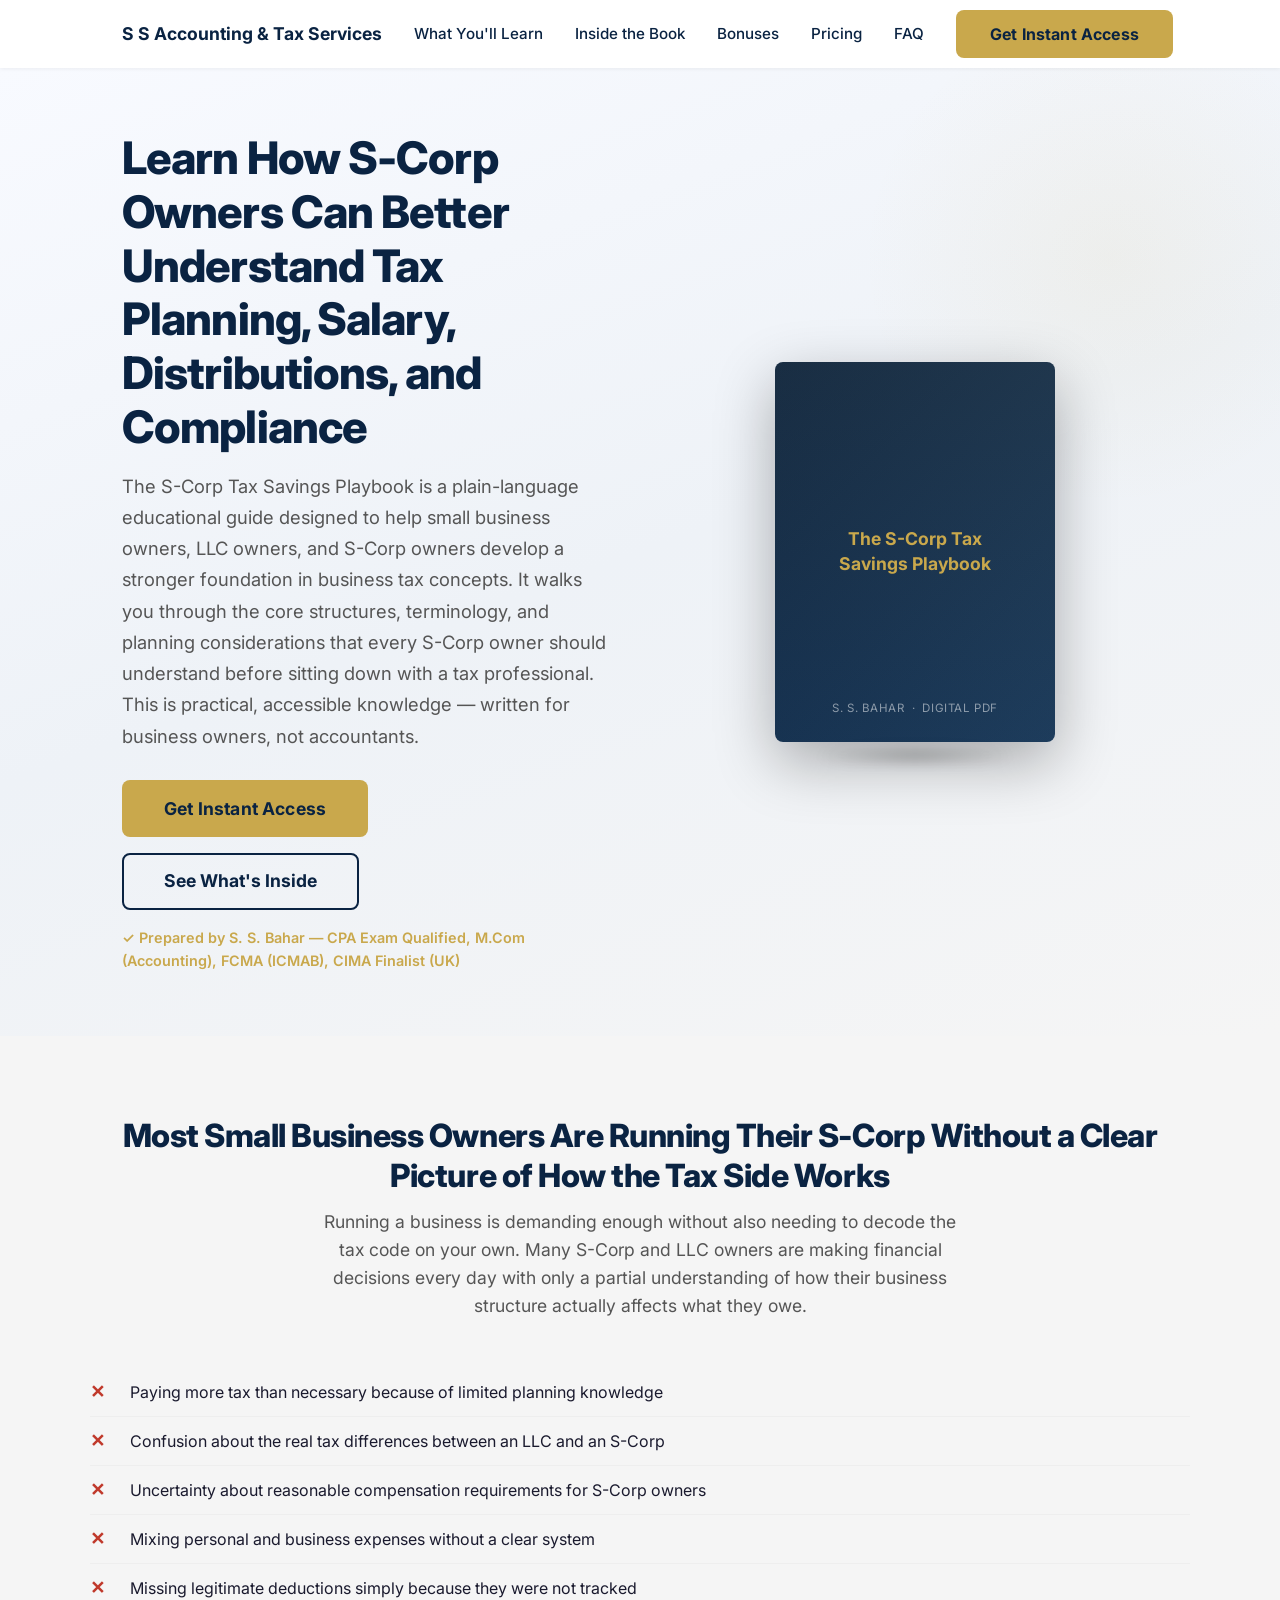
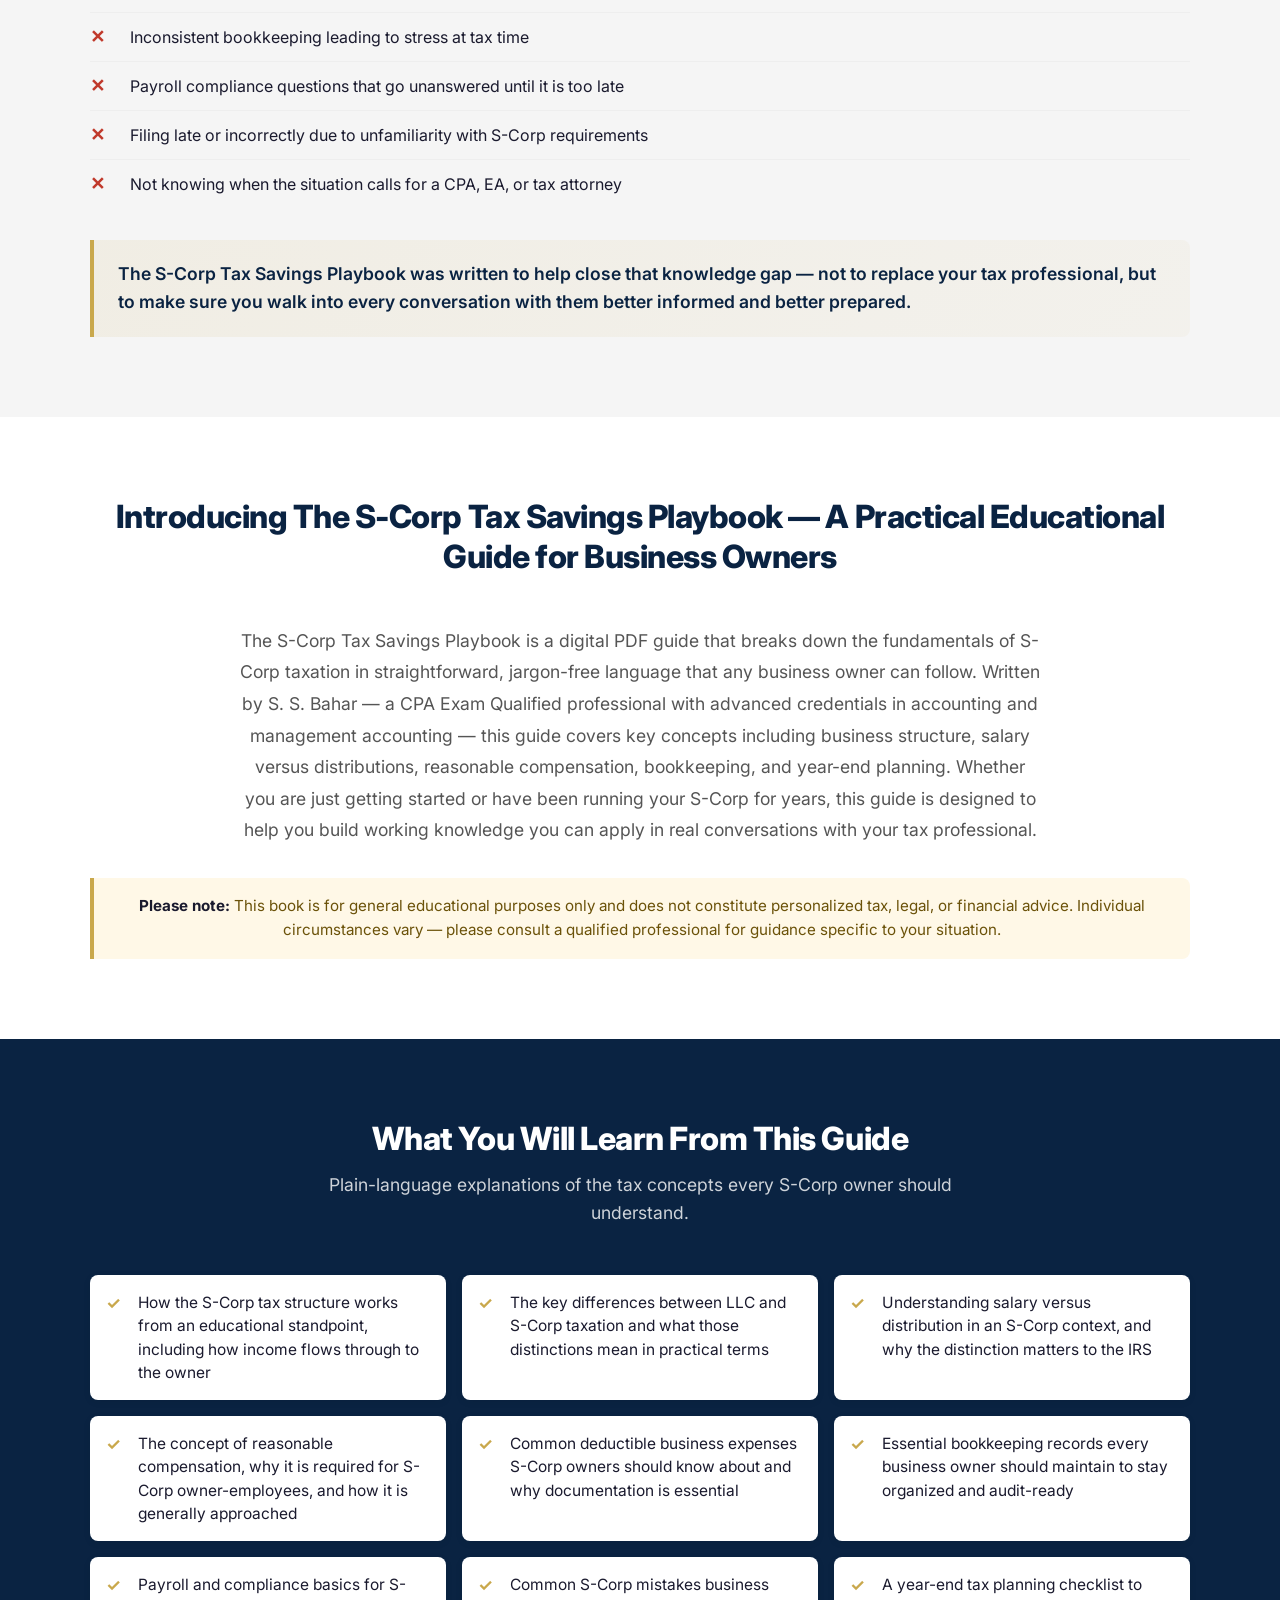
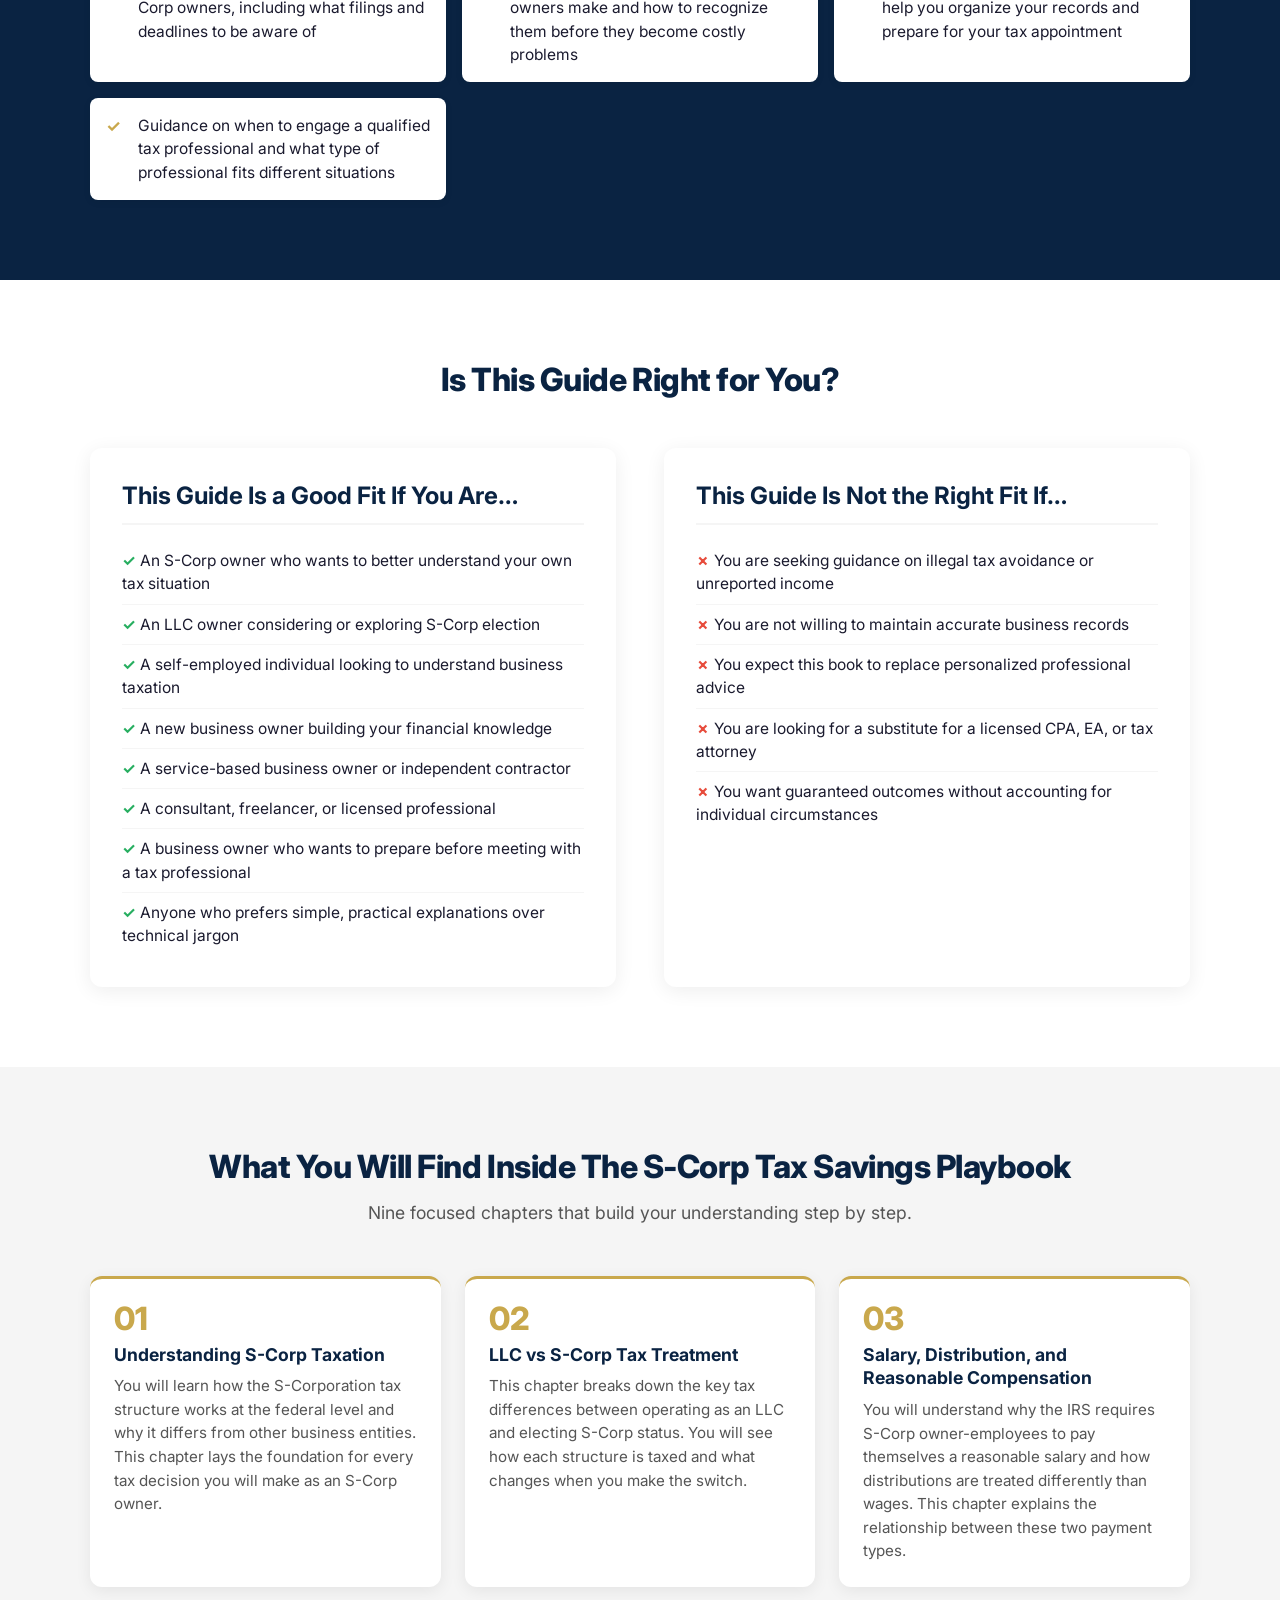
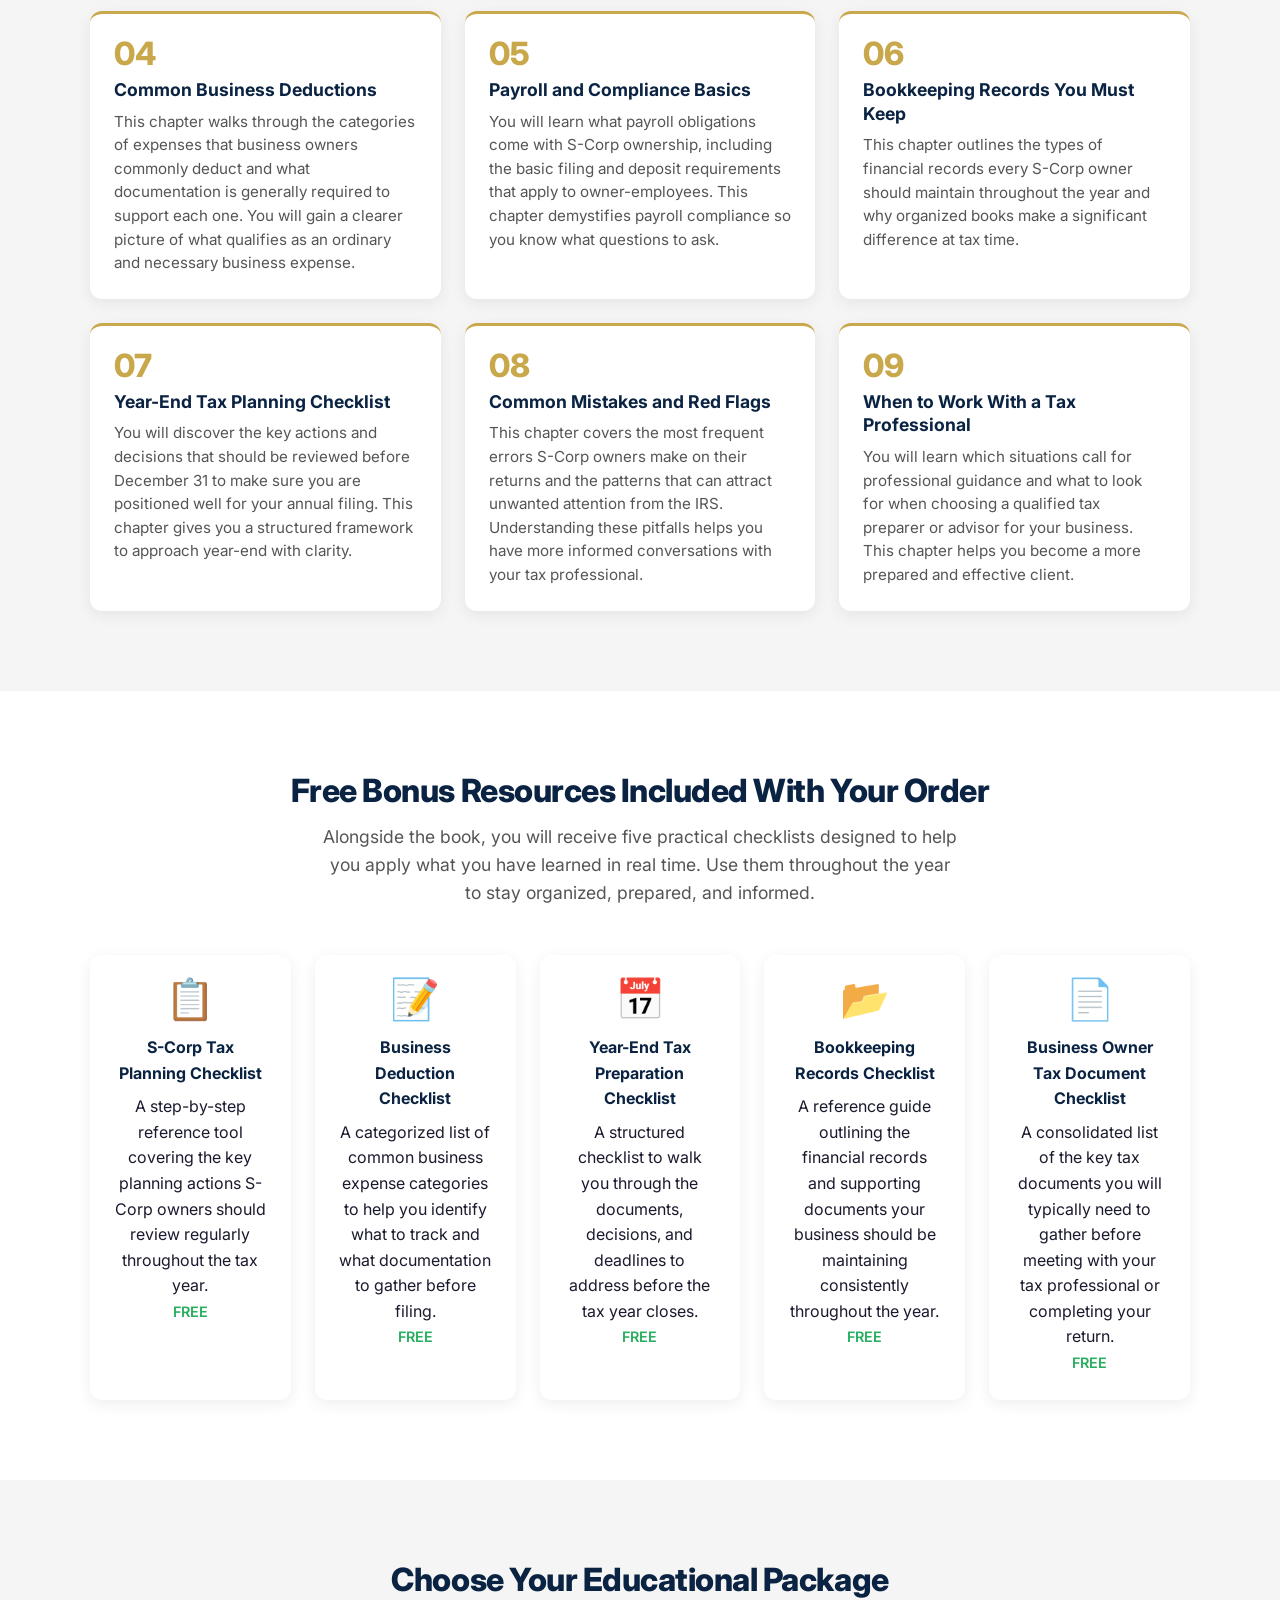
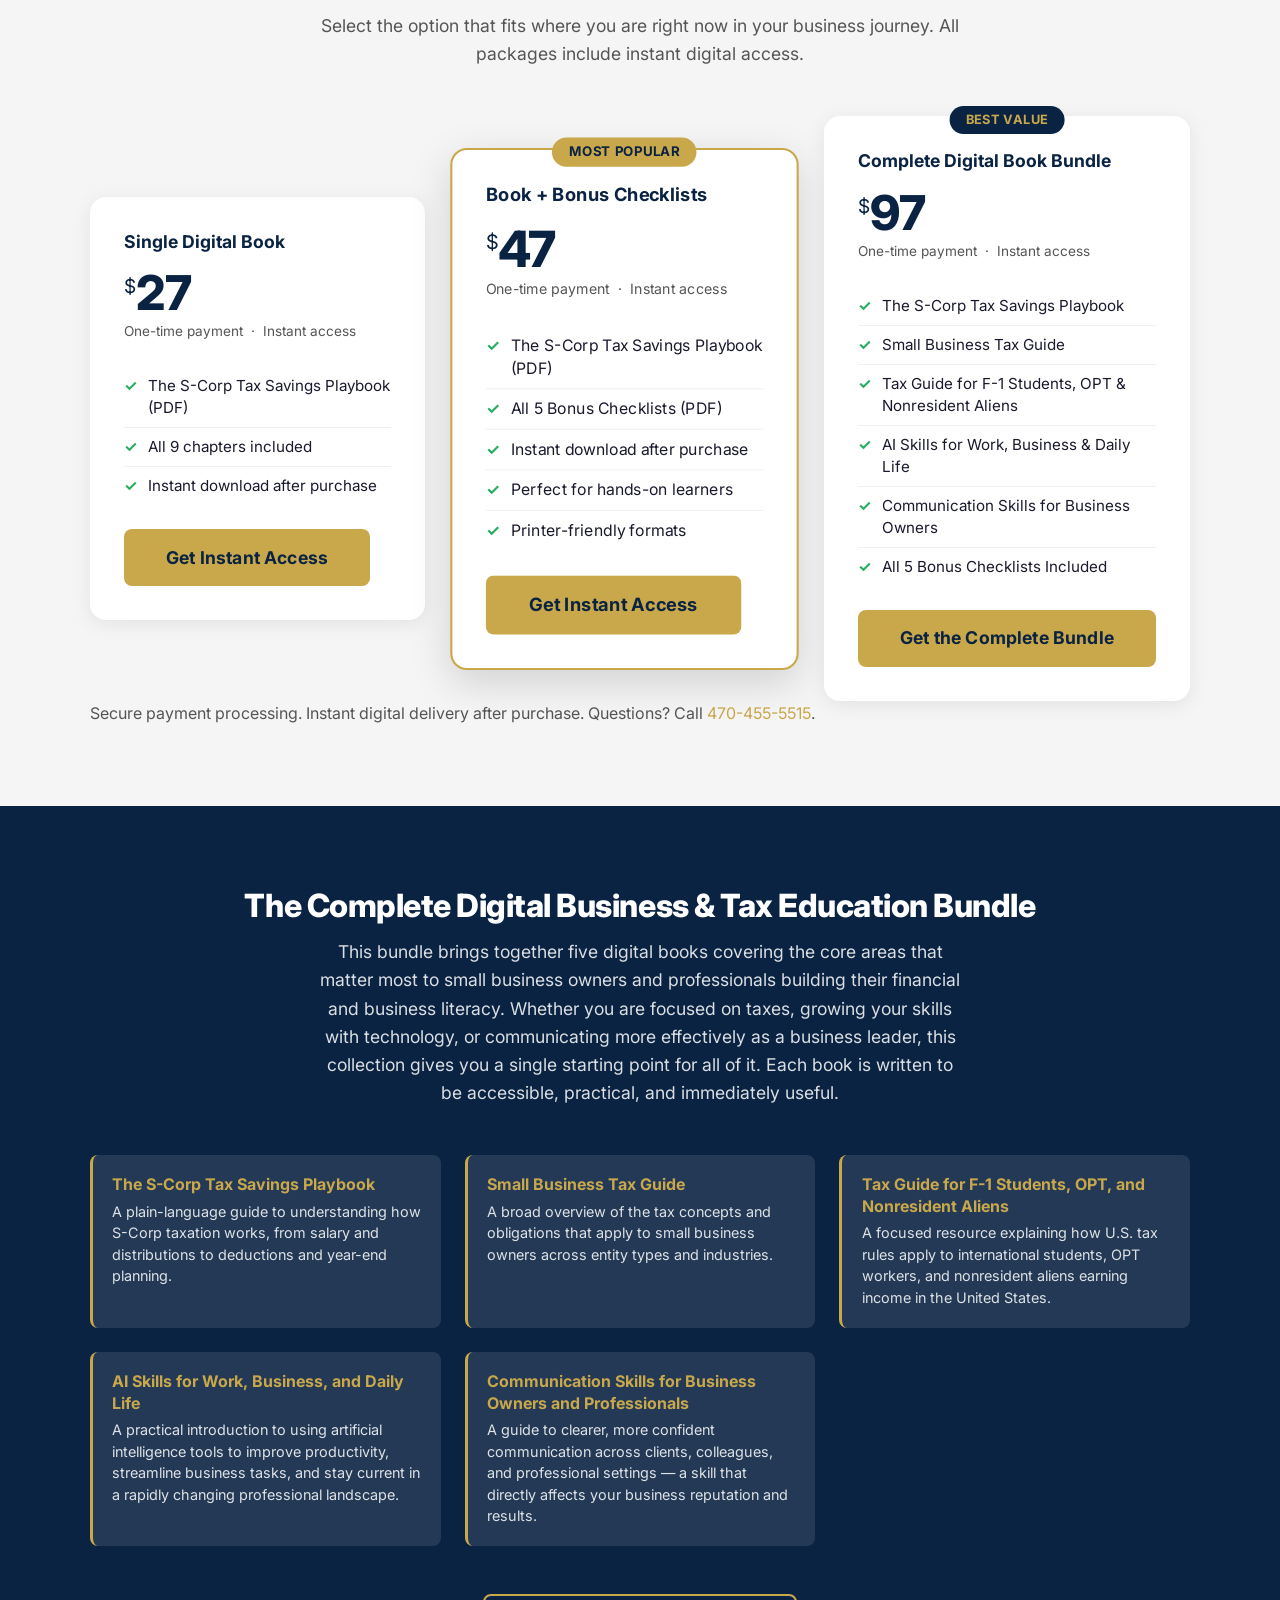
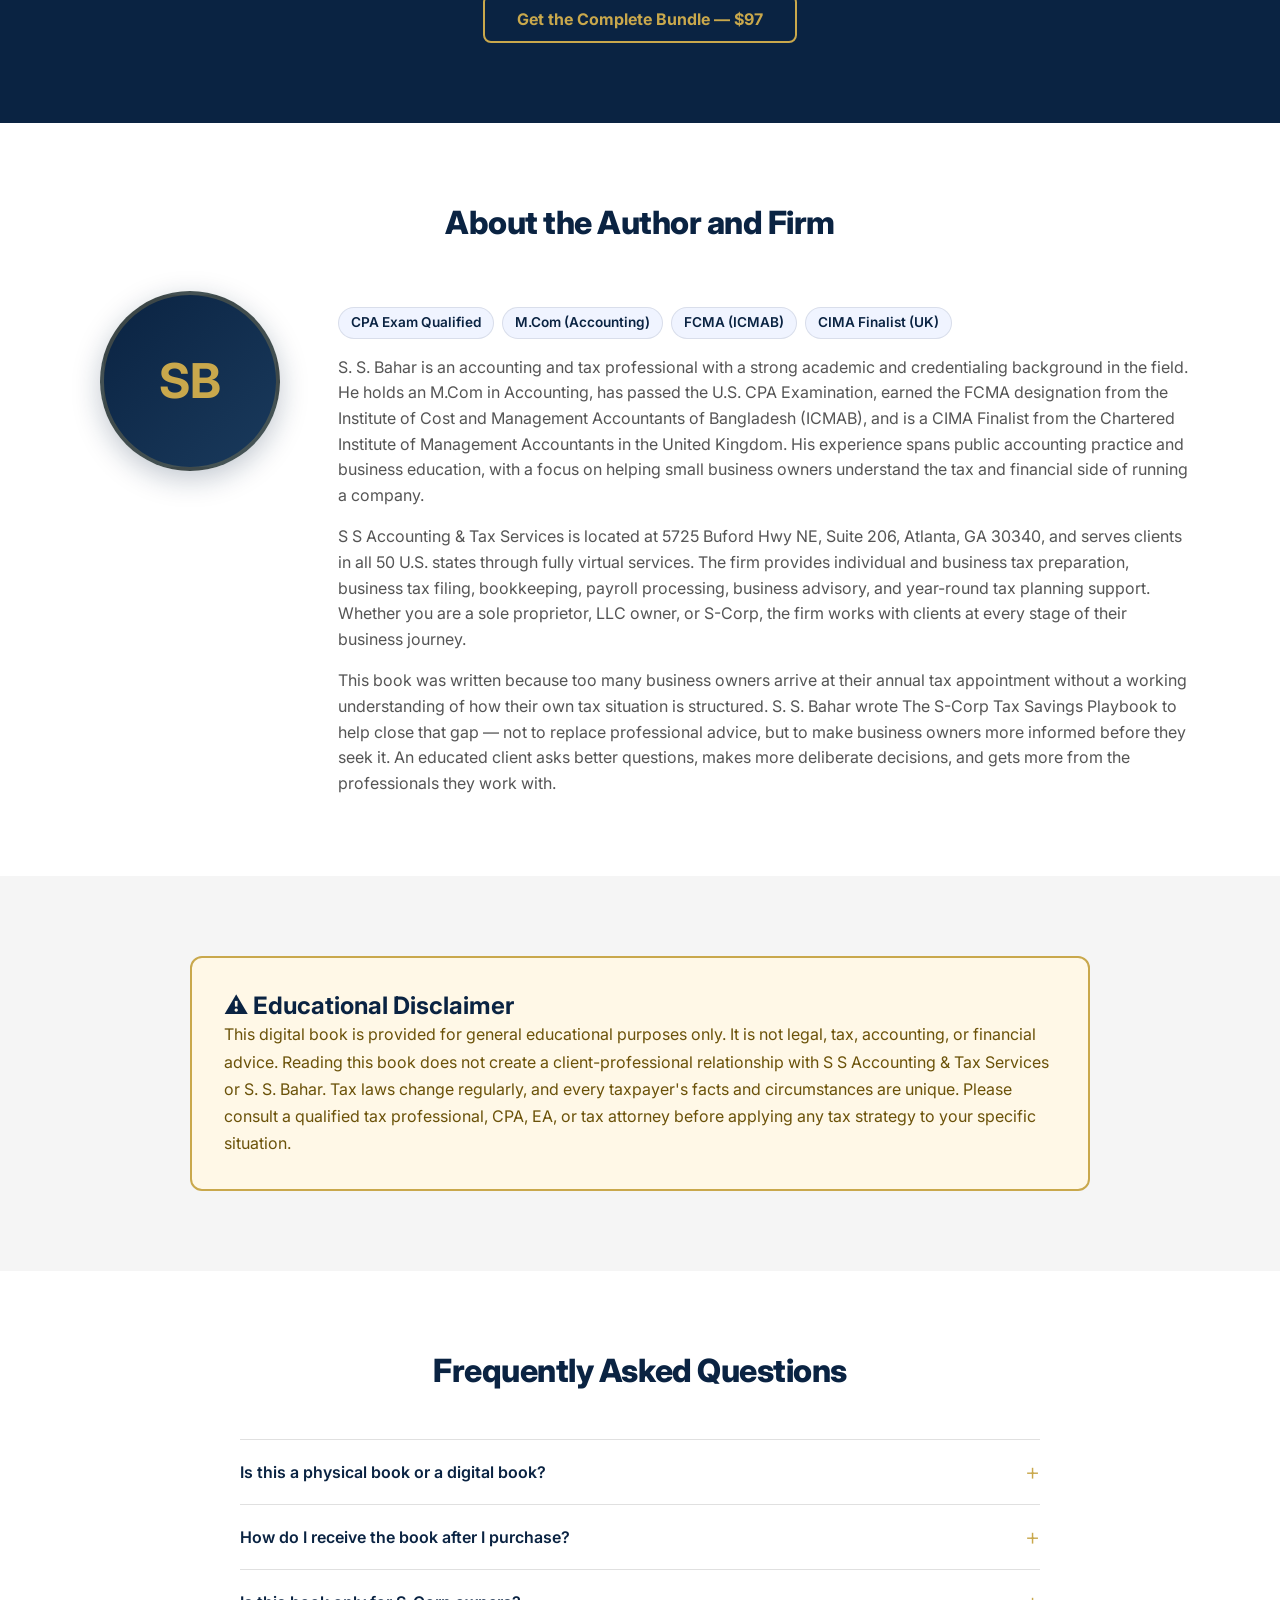
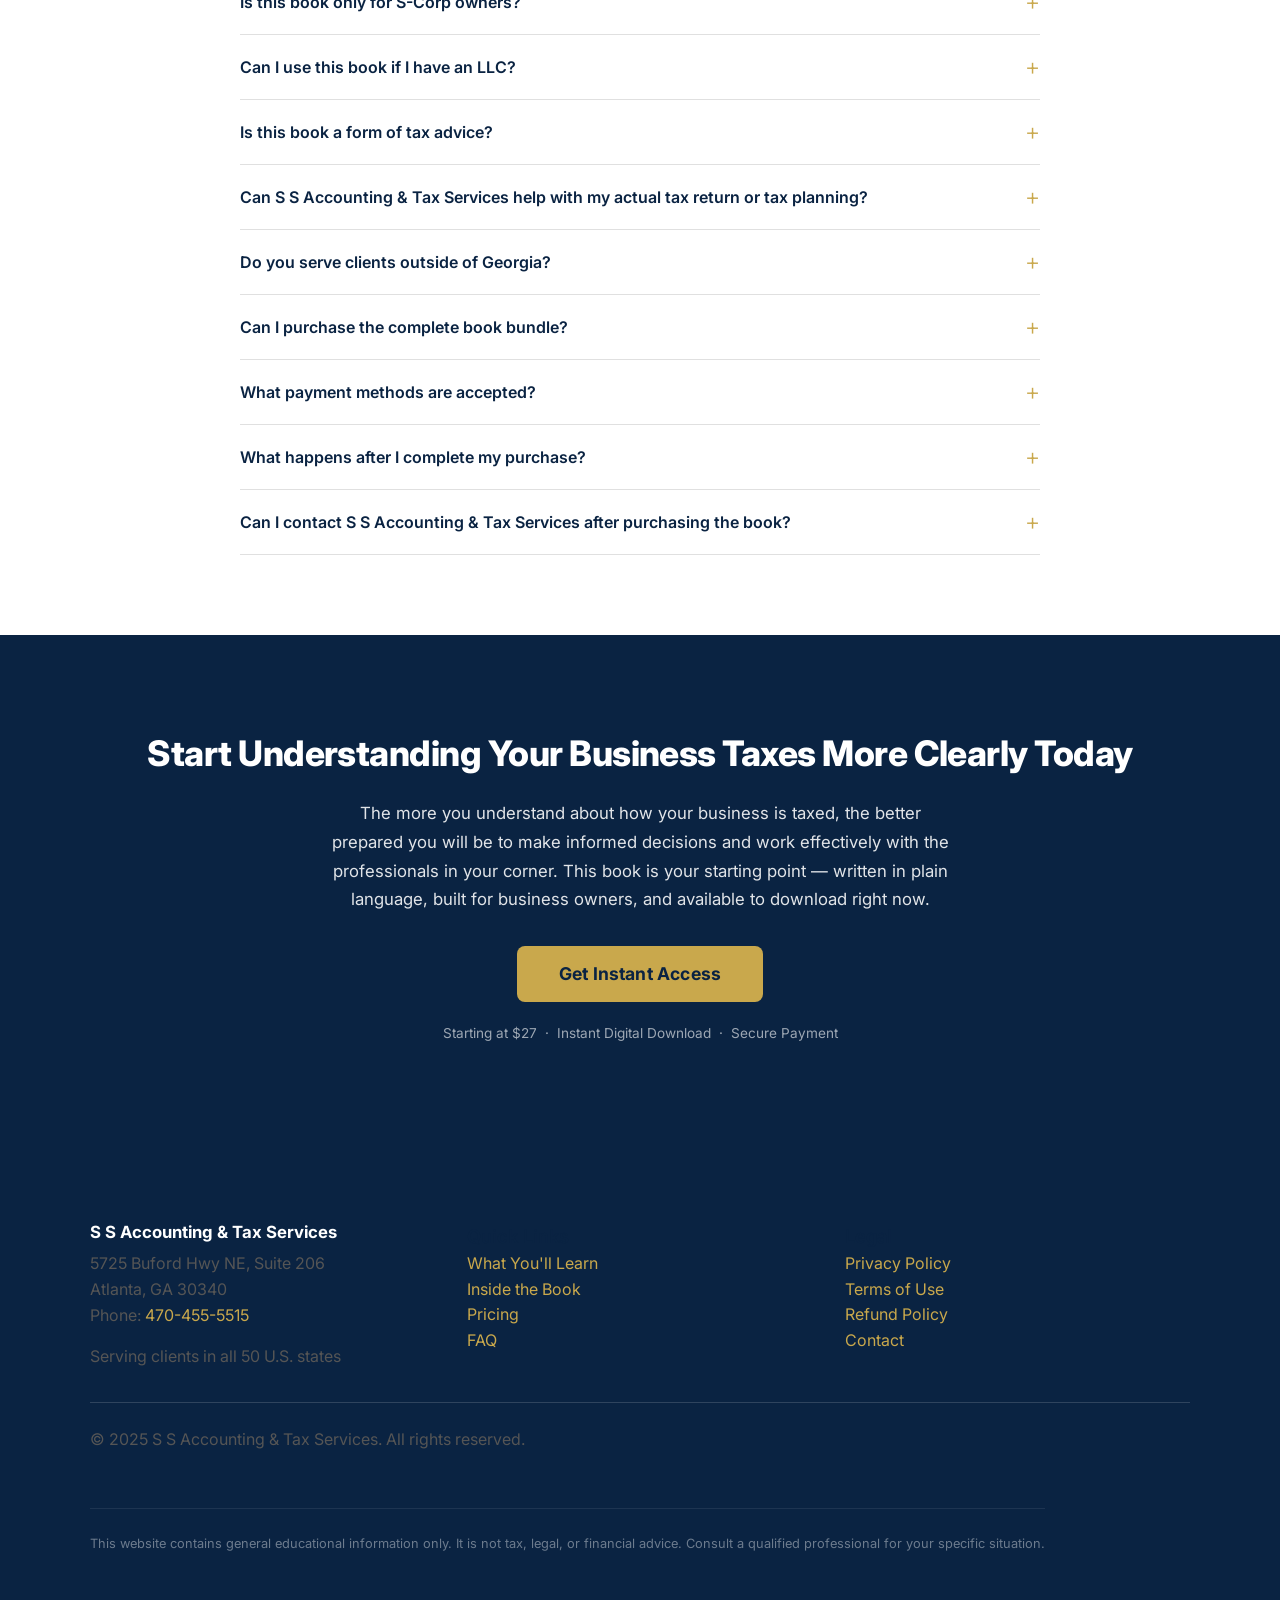
<file: index.html>
<!DOCTYPE html>
<html lang="en">
<head>
  <meta charset="UTF-8">
  <meta name="viewport" content="width=device-width, initial-scale=1.0">
  <title>The S-Corp Tax Savings Playbook | S S Accounting &amp; Tax Services</title>
  <meta name="description" content="Learn S-Corp tax planning, salary, distributions &amp; compliance. A plain-language guide for small business owners by S. S. Bahar, CPA Exam Qualified.">
  <meta property="og:title" content="The S-Corp Tax Savings Playbook | S S Accounting &amp; Tax Services">
  <meta property="og:description" content="Learn S-Corp tax planning, salary, distributions &amp; compliance. A plain-language guide for small business owners by S. S. Bahar, CPA Exam Qualified.">
  <meta property="og:image" content="assets/images/og-image.jpg">
  <meta property="og:url" content="https://YOURDOMAIN.COM">
  <meta property="og:type" content="product">
  <meta name="twitter:card" content="summary_large_image">
  <meta name="twitter:title" content="The S-Corp Tax Savings Playbook | S S Accounting &amp; Tax Services">
  <meta name="twitter:description" content="Learn S-Corp tax planning, salary, distributions &amp; compliance. A plain-language guide for small business owners by S. S. Bahar, CPA Exam Qualified.">
  <meta name="twitter:image" content="assets/images/og-image.jpg">
  <link rel="canonical" href="https://YOURDOMAIN.COM">
  <link rel="preconnect" href="https://fonts.googleapis.com">
  <link rel="preconnect" href="https://fonts.gstatic.com" crossorigin>
  <link href="https://fonts.googleapis.com/css2?family=Inter:wght@400;500;600;700;800&display=swap" rel="stylesheet">
  <link rel="stylesheet" href="styles.css">

  <!-- ============================================================
       FACEBOOK PIXEL CODE — REPLACE YOUR_PIXEL_ID in script.js
       ============================================================ -->
  <!-- The pixel base code and all fbq() events are managed in script.js -->
  <!-- Set CONFIG.pixelId = 'YOUR_15_DIGIT_PIXEL_ID' in script.js      -->

  <!-- ============================================================
       GOOGLE ANALYTICS 4 — REPLACE G-XXXXXXXXXX in script.js
       ============================================================ -->
  <!-- GA is loaded dynamically in script.js via CONFIG.gaId            -->
</head>
<body>

<header class="header" id="header">
  <div class="header-inner">
    <div class="logo">S S Accounting &amp; Tax Services</div>
    <nav id="mainNav">
      <ul>
        <li><a href="#learn">What You'll Learn</a></li>
        <li><a href="#inside">Inside the Book</a></li>
        <li><a href="#bonuses">Bonuses</a></li>
        <li><a href="#pricing">Pricing</a></li>
        <li><a href="#faq">FAQ</a></li>
      </ul>
    </nav>
    <a href="#pricing" class="btn-primary header-cta">Get Instant Access</a>
    <button class="hamburger" id="hamburger" aria-label="Toggle navigation" aria-expanded="false">
      <span></span><span></span><span></span>
    </button>
  </div>
</header>

<main>

  <!-- ═══════════════════════════════════════════════════════
       HERO
  ═══════════════════════════════════════════════════════ -->
  <section id="hero" class="hero fade-in-section">
    <div class="hero-inner">
      <div class="hero-content">
        <h1 class="hero-headline">Learn How S-Corp Owners Can Better Understand Tax Planning, Salary, Distributions, and Compliance</h1>
        <p class="hero-subheadline">The S-Corp Tax Savings Playbook is a plain-language educational guide designed to help small business owners, LLC owners, and S-Corp owners develop a stronger foundation in business tax concepts. It walks you through the core structures, terminology, and planning considerations that every S-Corp owner should understand before sitting down with a tax professional. This is practical, accessible knowledge — written for business owners, not accountants.</p>
        <div class="hero-cta-group">
          <a href="#pricing" class="btn-primary btn-large hero-cta" data-event="lead">Get Instant Access</a>
          <a href="#inside" class="btn-secondary btn-large">See What's Inside</a>
        </div>
        <p class="hero-trust">&#10003; Prepared by S. S. Bahar — CPA Exam Qualified, M.Com (Accounting), FCMA (ICMAB), CIMA Finalist (UK)</p>
      </div>
      <div class="hero-visual">
        <!-- REPLACE this div with an actual <img> once you have the cover art:
             <img src="assets/images/book-cover.jpg" alt="The S-Corp Tax Savings Playbook by S. S. Bahar"> -->
        <div class="hero-book-cover" aria-label="The S-Corp Tax Savings Playbook book cover placeholder">
          <div class="book-cover-label">S. S. Bahar &nbsp;·&nbsp; Digital PDF</div>
        </div>
        <div class="hero-book-shadow"></div>
      </div>
    </div>
  </section>

  <!-- ═══════════════════════════════════════════════════════
       PROBLEM
  ═══════════════════════════════════════════════════════ -->
  <section class="section section-gray fade-in-section">
    <div class="section-inner">
      <div class="section-header">
        <h2 class="section-title">Most Small Business Owners Are Running Their S-Corp Without a Clear Picture of How the Tax Side Works</h2>
        <p class="section-subtitle">Running a business is demanding enough without also needing to decode the tax code on your own. Many S-Corp and LLC owners are making financial decisions every day with only a partial understanding of how their business structure actually affects what they owe.</p>
      </div>
      <ul class="problem-list">
        <li>Paying more tax than necessary because of limited planning knowledge</li>
        <li>Confusion about the real tax differences between an LLC and an S-Corp</li>
        <li>Uncertainty about reasonable compensation requirements for S-Corp owners</li>
        <li>Mixing personal and business expenses without a clear system</li>
        <li>Missing legitimate deductions simply because they were not tracked</li>
        <li>Inconsistent bookkeeping leading to stress at tax time</li>
        <li>Payroll compliance questions that go unanswered until it is too late</li>
        <li>Filing late or incorrectly due to unfamiliarity with S-Corp requirements</li>
        <li>Not knowing when the situation calls for a CPA, EA, or tax attorney</li>
      </ul>
      <p class="problem-bridge">The S-Corp Tax Savings Playbook was written to help close that knowledge gap — not to replace your tax professional, but to make sure you walk into every conversation with them better informed and better prepared.</p>
    </div>
  </section>

  <!-- ═══════════════════════════════════════════════════════
       SOLUTION
  ═══════════════════════════════════════════════════════ -->
  <section class="section fade-in-section">
    <div class="section-inner text-center">
      <div class="section-header">
        <h2 class="section-title">Introducing The S-Corp Tax Savings Playbook — A Practical Educational Guide for Business Owners</h2>
      </div>
      <p class="solution-body">The S-Corp Tax Savings Playbook is a digital PDF guide that breaks down the fundamentals of S-Corp taxation in straightforward, jargon-free language that any business owner can follow. Written by S. S. Bahar — a CPA Exam Qualified professional with advanced credentials in accounting and management accounting — this guide covers key concepts including business structure, salary versus distributions, reasonable compensation, bookkeeping, and year-end planning. Whether you are just getting started or have been running your S-Corp for years, this guide is designed to help you build working knowledge you can apply in real conversations with your tax professional.</p>
      <div class="solution-disclaimer">
        <strong>Please note:</strong> This book is for general educational purposes only and does not constitute personalized tax, legal, or financial advice. Individual circumstances vary — please consult a qualified professional for guidance specific to your situation.
      </div>
    </div>
  </section>

  <!-- ═══════════════════════════════════════════════════════
       WHAT YOU WILL LEARN
  ═══════════════════════════════════════════════════════ -->
  <section id="learn" class="section section-navy fade-in-section">
    <div class="section-inner">
      <div class="section-header">
        <h2 class="section-title">What You Will Learn From This Guide</h2>
        <p class="section-subtitle" style="color:rgba(255,255,255,0.8)">Plain-language explanations of the tax concepts every S-Corp owner should understand.</p>
      </div>
      <ul class="learn-grid">
        <li>How the S-Corp tax structure works from an educational standpoint, including how income flows through to the owner</li>
        <li>The key differences between LLC and S-Corp taxation and what those distinctions mean in practical terms</li>
        <li>Understanding salary versus distribution in an S-Corp context, and why the distinction matters to the IRS</li>
        <li>The concept of reasonable compensation, why it is required for S-Corp owner-employees, and how it is generally approached</li>
        <li>Common deductible business expenses S-Corp owners should know about and why documentation is essential</li>
        <li>Essential bookkeeping records every business owner should maintain to stay organized and audit-ready</li>
        <li>Payroll and compliance basics for S-Corp owners, including what filings and deadlines to be aware of</li>
        <li>Common S-Corp mistakes business owners make and how to recognize them before they become costly problems</li>
        <li>A year-end tax planning checklist to help you organize your records and prepare for your tax appointment</li>
        <li>Guidance on when to engage a qualified tax professional and what type of professional fits different situations</li>
      </ul>
    </div>
  </section>

  <!-- ═══════════════════════════════════════════════════════
       WHO FOR / NOT FOR
  ═══════════════════════════════════════════════════════ -->
  <section class="section fade-in-section">
    <div class="section-inner">
      <div class="section-header">
        <h2 class="section-title">Is This Guide Right for You?</h2>
      </div>
      <div class="audience-section">
        <div class="audience-card">
          <h3>This Guide Is a Good Fit If You Are&hellip;</h3>
          <ul class="audience-list for">
            <li>An S-Corp owner who wants to better understand your own tax situation</li>
            <li>An LLC owner considering or exploring S-Corp election</li>
            <li>A self-employed individual looking to understand business taxation</li>
            <li>A new business owner building your financial knowledge</li>
            <li>A service-based business owner or independent contractor</li>
            <li>A consultant, freelancer, or licensed professional</li>
            <li>A business owner who wants to prepare before meeting with a tax professional</li>
            <li>Anyone who prefers simple, practical explanations over technical jargon</li>
          </ul>
        </div>
        <div class="audience-card">
          <h3>This Guide Is Not the Right Fit If&hellip;</h3>
          <ul class="audience-list not-for">
            <li>You are seeking guidance on illegal tax avoidance or unreported income</li>
            <li>You are not willing to maintain accurate business records</li>
            <li>You expect this book to replace personalized professional advice</li>
            <li>You are looking for a substitute for a licensed CPA, EA, or tax attorney</li>
            <li>You want guaranteed outcomes without accounting for individual circumstances</li>
          </ul>
        </div>
      </div>
    </div>
  </section>

  <!-- ═══════════════════════════════════════════════════════
       INSIDE THE BOOK / CHAPTERS
  ═══════════════════════════════════════════════════════ -->
  <section id="inside" class="section section-gray fade-in-section">
    <div class="section-inner">
      <div class="section-header">
        <h2 class="section-title">What You Will Find Inside The S-Corp Tax Savings Playbook</h2>
        <p class="section-subtitle">Nine focused chapters that build your understanding step by step.</p>
      </div>
      <div class="chapters-grid">
        <div class="chapter-card">
          <div class="chapter-number">01</div>
          <h3 class="chapter-title">Understanding S-Corp Taxation</h3>
          <p class="chapter-desc">You will learn how the S-Corporation tax structure works at the federal level and why it differs from other business entities. This chapter lays the foundation for every tax decision you will make as an S-Corp owner.</p>
        </div>
        <div class="chapter-card">
          <div class="chapter-number">02</div>
          <h3 class="chapter-title">LLC vs S-Corp Tax Treatment</h3>
          <p class="chapter-desc">This chapter breaks down the key tax differences between operating as an LLC and electing S-Corp status. You will see how each structure is taxed and what changes when you make the switch.</p>
        </div>
        <div class="chapter-card">
          <div class="chapter-number">03</div>
          <h3 class="chapter-title">Salary, Distribution, and Reasonable Compensation</h3>
          <p class="chapter-desc">You will understand why the IRS requires S-Corp owner-employees to pay themselves a reasonable salary and how distributions are treated differently than wages. This chapter explains the relationship between these two payment types.</p>
        </div>
        <div class="chapter-card">
          <div class="chapter-number">04</div>
          <h3 class="chapter-title">Common Business Deductions</h3>
          <p class="chapter-desc">This chapter walks through the categories of expenses that business owners commonly deduct and what documentation is generally required to support each one. You will gain a clearer picture of what qualifies as an ordinary and necessary business expense.</p>
        </div>
        <div class="chapter-card">
          <div class="chapter-number">05</div>
          <h3 class="chapter-title">Payroll and Compliance Basics</h3>
          <p class="chapter-desc">You will learn what payroll obligations come with S-Corp ownership, including the basic filing and deposit requirements that apply to owner-employees. This chapter demystifies payroll compliance so you know what questions to ask.</p>
        </div>
        <div class="chapter-card">
          <div class="chapter-number">06</div>
          <h3 class="chapter-title">Bookkeeping Records You Must Keep</h3>
          <p class="chapter-desc">This chapter outlines the types of financial records every S-Corp owner should maintain throughout the year and why organized books make a significant difference at tax time.</p>
        </div>
        <div class="chapter-card">
          <div class="chapter-number">07</div>
          <h3 class="chapter-title">Year-End Tax Planning Checklist</h3>
          <p class="chapter-desc">You will discover the key actions and decisions that should be reviewed before December 31 to make sure you are positioned well for your annual filing. This chapter gives you a structured framework to approach year-end with clarity.</p>
        </div>
        <div class="chapter-card">
          <div class="chapter-number">08</div>
          <h3 class="chapter-title">Common Mistakes and Red Flags</h3>
          <p class="chapter-desc">This chapter covers the most frequent errors S-Corp owners make on their returns and the patterns that can attract unwanted attention from the IRS. Understanding these pitfalls helps you have more informed conversations with your tax professional.</p>
        </div>
        <div class="chapter-card">
          <div class="chapter-number">09</div>
          <h3 class="chapter-title">When to Work With a Tax Professional</h3>
          <p class="chapter-desc">You will learn which situations call for professional guidance and what to look for when choosing a qualified tax preparer or advisor for your business. This chapter helps you become a more prepared and effective client.</p>
        </div>
      </div>
    </div>
  </section>

  <!-- ═══════════════════════════════════════════════════════
       BONUSES
  ═══════════════════════════════════════════════════════ -->
  <section id="bonuses" class="section fade-in-section">
    <div class="section-inner">
      <div class="section-header">
        <h2 class="section-title">Free Bonus Resources Included With Your Order</h2>
        <p class="section-subtitle">Alongside the book, you will receive five practical checklists designed to help you apply what you have learned in real time. Use them throughout the year to stay organized, prepared, and informed.</p>
      </div>
      <div class="bonus-grid">
        <div class="bonus-card">
          <div class="bonus-icon">&#128203;</div>
          <div class="bonus-title">S-Corp Tax Planning Checklist</div>
          <div class="bonus-desc">A step-by-step reference tool covering the key planning actions S-Corp owners should review regularly throughout the tax year.</div>
          <span class="bonus-value">FREE</span>
        </div>
        <div class="bonus-card">
          <div class="bonus-icon">&#128221;</div>
          <div class="bonus-title">Business Deduction Checklist</div>
          <div class="bonus-desc">A categorized list of common business expense categories to help you identify what to track and what documentation to gather before filing.</div>
          <span class="bonus-value">FREE</span>
        </div>
        <div class="bonus-card">
          <div class="bonus-icon">&#128197;</div>
          <div class="bonus-title">Year-End Tax Preparation Checklist</div>
          <div class="bonus-desc">A structured checklist to walk you through the documents, decisions, and deadlines to address before the tax year closes.</div>
          <span class="bonus-value">FREE</span>
        </div>
        <div class="bonus-card">
          <div class="bonus-icon">&#128194;</div>
          <div class="bonus-title">Bookkeeping Records Checklist</div>
          <div class="bonus-desc">A reference guide outlining the financial records and supporting documents your business should be maintaining consistently throughout the year.</div>
          <span class="bonus-value">FREE</span>
        </div>
        <div class="bonus-card">
          <div class="bonus-icon">&#128196;</div>
          <div class="bonus-title">Business Owner Tax Document Checklist</div>
          <div class="bonus-desc">A consolidated list of the key tax documents you will typically need to gather before meeting with your tax professional or completing your return.</div>
          <span class="bonus-value">FREE</span>
        </div>
      </div>
    </div>
  </section>

  <!-- ═══════════════════════════════════════════════════════
       PRICING
  ═══════════════════════════════════════════════════════ -->
  <section id="pricing" class="section section-gray fade-in-section">
    <div class="section-inner">
      <div class="section-header">
        <h2 class="section-title">Choose Your Educational Package</h2>
        <p class="section-subtitle">Select the option that fits where you are right now in your business journey. All packages include instant digital access.</p>
      </div>
      <div class="pricing-grid">

        <!-- Card 1: Single Book -->
        <div class="pricing-card" data-plan="single">
          <h3 class="pricing-name">Single Digital Book</h3>
          <div class="pricing-price"><span>$</span>27</div>
          <p class="pricing-period">One-time payment &nbsp;·&nbsp; Instant access</p>
          <ul class="pricing-features">
            <li>The S-Corp Tax Savings Playbook (PDF)</li>
            <li>All 9 chapters included</li>
            <li>Instant download after purchase</li>
          </ul>
          <!-- PAYMENT LINK: Replace the data-payment-link value below with your actual
               Payhip, Stripe, or Gumroad checkout URL for the $27 single book product -->
          <button class="btn-primary btn-large pricing-cta-btn"
                  data-plan="single"
                  data-value="27"
                  data-payment-link="REPLACE_WITH_SINGLE_PAYMENT_LINK"
                  aria-label="Purchase Single Digital Book for $27">
            Get Instant Access
          </button>
        </div>

        <!-- Card 2: Book + Checklists (Most Popular) -->
        <div class="pricing-card featured" data-plan="popular">
          <div class="pricing-badge">Most Popular</div>
          <h3 class="pricing-name">Book + Bonus Checklists</h3>
          <div class="pricing-price"><span>$</span>47</div>
          <p class="pricing-period">One-time payment &nbsp;·&nbsp; Instant access</p>
          <ul class="pricing-features">
            <li>The S-Corp Tax Savings Playbook (PDF)</li>
            <li>All 5 Bonus Checklists (PDF)</li>
            <li>Instant download after purchase</li>
            <li>Perfect for hands-on learners</li>
            <li>Printer-friendly formats</li>
          </ul>
          <!-- PAYMENT LINK: Replace the data-payment-link value below with your actual
               Payhip, Stripe, or Gumroad checkout URL for the $47 book + checklists product -->
          <button class="btn-primary btn-large pricing-cta-btn"
                  data-plan="popular"
                  data-value="47"
                  data-payment-link="REPLACE_WITH_POPULAR_PAYMENT_LINK"
                  aria-label="Purchase Book Plus Checklists for $47">
            Get Instant Access
          </button>
        </div>

        <!-- Card 3: Complete Bundle (Best Value) -->
        <div class="pricing-card" data-plan="bundle">
          <div class="pricing-badge" style="background:#0a2342;color:#c9a84c;">Best Value</div>
          <h3 class="pricing-name">Complete Digital Book Bundle</h3>
          <div class="pricing-price"><span>$</span>97</div>
          <p class="pricing-period">One-time payment &nbsp;·&nbsp; Instant access</p>
          <ul class="pricing-features">
            <li>The S-Corp Tax Savings Playbook</li>
            <li>Small Business Tax Guide</li>
            <li>Tax Guide for F-1 Students, OPT &amp; Nonresident Aliens</li>
            <li>AI Skills for Work, Business &amp; Daily Life</li>
            <li>Communication Skills for Business Owners</li>
            <li>All 5 Bonus Checklists Included</li>
          </ul>
          <!-- PAYMENT LINK: Replace the data-payment-link value below with your actual
               Payhip, Stripe, or Gumroad checkout URL for the $97 complete bundle product -->
          <button class="btn-primary btn-large pricing-cta-btn"
                  data-plan="bundle"
                  data-value="97"
                  data-payment-link="REPLACE_WITH_BUNDLE_PAYMENT_LINK"
                  aria-label="Purchase Complete Bundle for $97">
            Get the Complete Bundle
          </button>
        </div>

      </div>
      <p class="pricing-note">
        Secure payment processing. Instant digital delivery after purchase.
        Questions? Call <a href="tel:4704555515">470-455-5515</a>.
      </p>
    </div>
  </section>

  <!-- ═══════════════════════════════════════════════════════
       BUNDLE SECTION
  ═══════════════════════════════════════════════════════ -->
  <section class="section section-navy fade-in-section">
    <div class="section-inner">
      <div class="section-header">
        <h2 class="section-title">The Complete Digital Business &amp; Tax Education Bundle</h2>
        <p class="section-subtitle" style="color:rgba(255,255,255,0.85)">This bundle brings together five digital books covering the core areas that matter most to small business owners and professionals building their financial and business literacy. Whether you are focused on taxes, growing your skills with technology, or communicating more effectively as a business leader, this collection gives you a single starting point for all of it. Each book is written to be accessible, practical, and immediately useful.</p>
      </div>
      <div class="bundle-books">
        <div class="bundle-book">
          <div class="bundle-book-title">The S-Corp Tax Savings Playbook</div>
          <div class="bundle-book-desc">A plain-language guide to understanding how S-Corp taxation works, from salary and distributions to deductions and year-end planning.</div>
        </div>
        <div class="bundle-book">
          <div class="bundle-book-title">Small Business Tax Guide</div>
          <div class="bundle-book-desc">A broad overview of the tax concepts and obligations that apply to small business owners across entity types and industries.</div>
        </div>
        <div class="bundle-book">
          <div class="bundle-book-title">Tax Guide for F-1 Students, OPT, and Nonresident Aliens</div>
          <div class="bundle-book-desc">A focused resource explaining how U.S. tax rules apply to international students, OPT workers, and nonresident aliens earning income in the United States.</div>
        </div>
        <div class="bundle-book">
          <div class="bundle-book-title">AI Skills for Work, Business, and Daily Life</div>
          <div class="bundle-book-desc">A practical introduction to using artificial intelligence tools to improve productivity, streamline business tasks, and stay current in a rapidly changing professional landscape.</div>
        </div>
        <div class="bundle-book">
          <div class="bundle-book-title">Communication Skills for Business Owners and Professionals</div>
          <div class="bundle-book-desc">A guide to clearer, more confident communication across clients, colleagues, and professional settings — a skill that directly affects your business reputation and results.</div>
        </div>
      </div>
      <div style="text-align:center;margin-top:3rem;">
        <!-- PAYMENT LINK: Replace data-payment-link below with your $97 bundle checkout URL -->
        <button class="btn-gold-outline btn-large pricing-cta-btn"
                data-plan="bundle"
                data-value="97"
                data-payment-link="REPLACE_WITH_BUNDLE_PAYMENT_LINK">
          Get the Complete Bundle &mdash; $97
        </button>
      </div>
    </div>
  </section>

  <!-- ═══════════════════════════════════════════════════════
       ABOUT THE AUTHOR / FIRM
  ═══════════════════════════════════════════════════════ -->
  <section class="section fade-in-section">
    <div class="section-inner">
      <div class="section-header">
        <h2 class="section-title">About the Author and Firm</h2>
      </div>
      <div class="about-inner">
        <!-- REPLACE this placeholder with an actual author photo once available:
             <img src="assets/images/author-photo.jpg" alt="S. S. Bahar, CPA Exam Qualified" class="author-photo-img"> -->
        <div class="author-photo" aria-label="Author photo placeholder">SB</div>
        <div class="about-text">
          <div class="about-credentials">
            <span class="credential-tag">CPA Exam Qualified</span>
            <span class="credential-tag">M.Com (Accounting)</span>
            <span class="credential-tag">FCMA (ICMAB)</span>
            <span class="credential-tag">CIMA Finalist (UK)</span>
          </div>
          <p>S. S. Bahar is an accounting and tax professional with a strong academic and credentialing background in the field. He holds an M.Com in Accounting, has passed the U.S. CPA Examination, earned the FCMA designation from the Institute of Cost and Management Accountants of Bangladesh (ICMAB), and is a CIMA Finalist from the Chartered Institute of Management Accountants in the United Kingdom. His experience spans public accounting practice and business education, with a focus on helping small business owners understand the tax and financial side of running a company.</p>
          <p>S S Accounting &amp; Tax Services is located at 5725 Buford Hwy NE, Suite 206, Atlanta, GA 30340, and serves clients in all 50 U.S. states through fully virtual services. The firm provides individual and business tax preparation, business tax filing, bookkeeping, payroll processing, business advisory, and year-round tax planning support. Whether you are a sole proprietor, LLC owner, or S-Corp, the firm works with clients at every stage of their business journey.</p>
          <p>This book was written because too many business owners arrive at their annual tax appointment without a working understanding of how their own tax situation is structured. S. S. Bahar wrote The S-Corp Tax Savings Playbook to help close that gap — not to replace professional advice, but to make business owners more informed before they seek it. An educated client asks better questions, makes more deliberate decisions, and gets more from the professionals they work with.</p>
        </div>
      </div>
    </div>
  </section>

  <!-- ═══════════════════════════════════════════════════════
       EDUCATIONAL DISCLAIMER
  ═══════════════════════════════════════════════════════ -->
  <section class="section section-gray fade-in-section">
    <div class="section-inner">
      <div class="disclaimer-box">
        <h3>&#9888; Educational Disclaimer</h3>
        <p>This digital book is provided for general educational purposes only. It is not legal, tax, accounting, or financial advice. Reading this book does not create a client-professional relationship with S S Accounting &amp; Tax Services or S. S. Bahar. Tax laws change regularly, and every taxpayer's facts and circumstances are unique. Please consult a qualified tax professional, CPA, EA, or tax attorney before applying any tax strategy to your specific situation.</p>
      </div>
    </div>
  </section>

  <!-- ═══════════════════════════════════════════════════════
       FAQ
  ═══════════════════════════════════════════════════════ -->
  <section id="faq" class="section fade-in-section">
    <div class="section-inner">
      <div class="section-header">
        <h2 class="section-title">Frequently Asked Questions</h2>
      </div>
      <div class="faq-accordion">

        <div class="faq-item">
          <button class="faq-question">Is this a physical book or a digital book?</button>
          <div class="faq-answer"><p>The S-Corp Tax Savings Playbook is a 100% digital book delivered as a PDF file. There is no physical copy, no shipping, and no waiting. The moment your payment is confirmed, you receive instant access to your download. You can read it on your phone, tablet, laptop, or desktop computer — whenever and wherever it is convenient for you.</p></div>
        </div>

        <div class="faq-item">
          <button class="faq-question">How do I receive the book after I purchase?</button>
          <div class="faq-answer"><p>Within minutes of completing your purchase, you will receive a confirmation email containing a secure download link. Simply click the link to access your PDF instantly. If you do not see the email within a few minutes, please check your spam or junk folder. If you still cannot locate it, contact us at 470-455-5515 and we will make sure you get access right away.</p></div>
        </div>

        <div class="faq-item">
          <button class="faq-question">Is this book only for S-Corp owners?</button>
          <div class="faq-answer"><p>Not at all. While The S-Corp Tax Savings Playbook is built around S-Corp tax concepts, it is highly valuable for LLC owners, sole proprietors, self-employed professionals, and any small business owner who wants a clearer understanding of how business taxation works in the United States. If you are running a business or thinking about starting one, the concepts in this book apply directly to you.</p></div>
        </div>

        <div class="faq-item">
          <button class="faq-question">Can I use this book if I have an LLC?</button>
          <div class="faq-answer"><p>Absolutely. In fact, this book is especially valuable for LLC owners. Many LLC owners may qualify to elect S-Corp tax treatment. The book explains the differences between business structures and helps you ask the right questions when you speak with your tax professional about what makes sense for your specific situation.</p></div>
        </div>

        <div class="faq-item">
          <button class="faq-question">Is this book a form of tax advice?</button>
          <div class="faq-answer"><p>This book is educational material only. It is designed to inform, explain concepts, and help you understand your options — not to provide personalized tax, legal, or financial advice. Reading or purchasing this book does not create a client relationship with S S Accounting &amp; Tax Services or with S. S. Bahar. Every business situation is unique. For advice specific to your circumstances, please consult a qualified tax or legal professional.</p></div>
        </div>

        <div class="faq-item">
          <button class="faq-question">Can S S Accounting &amp; Tax Services help with my actual tax return or tax planning?</button>
          <div class="faq-answer"><p>Yes. S S Accounting &amp; Tax Services offers professional tax preparation, business tax filing, bookkeeping, payroll services, and proactive tax planning for individuals and businesses across all 50 states. Call us at <a href="tel:4704555515">470-455-5515</a> to discuss your needs and get started.</p></div>
        </div>

        <div class="faq-item">
          <button class="faq-question">Do you serve clients outside of Georgia?</button>
          <div class="faq-answer"><p>Yes. S S Accounting &amp; Tax Services works with clients across all 50 U.S. states. Our services are fully virtual, which means you never need to visit an office in person. Whether you are in Atlanta or Anchorage, we can handle your tax preparation, planning, and accounting needs efficiently and securely.</p></div>
        </div>

        <div class="faq-item">
          <button class="faq-question">Can I purchase the complete book bundle?</button>
          <div class="faq-answer"><p>Yes. The Complete Bundle is available for $97 and is our Best Value option. It includes all five digital books — The S-Corp Tax Savings Playbook, Small Business Tax Guide, Tax Guide for F-1 Students OPT and Nonresident Aliens, AI Skills for Work Business and Daily Life, and Communication Skills for Business Owners and Professionals — plus all five bonus checklists. You can select the bundle in the pricing section of this page.</p></div>
        </div>

        <div class="faq-item">
          <button class="faq-question">What payment methods are accepted?</button>
          <div class="faq-answer"><p>We accept all major credit cards, debit cards, Apple Pay, and Google Pay. All transactions are processed through a secure payment system. Available payment options will be displayed at checkout. Your financial information is protected throughout the entire transaction.</p></div>
        </div>

        <div class="faq-item">
          <button class="faq-question">What happens after I complete my purchase?</button>
          <div class="faq-answer"><p>As soon as your purchase is complete, you will receive a confirmation email with a secure link to download your PDF book or bundle. Access is instant — no delays, no waiting. Save your files to your preferred device so you have them available any time. If you experience any issues, contact us at <a href="tel:4704555515">470-455-5515</a> and we will resolve it promptly.</p></div>
        </div>

        <div class="faq-item">
          <button class="faq-question">Can I contact S S Accounting &amp; Tax Services after purchasing the book?</button>
          <div class="faq-answer"><p>Yes, and we encourage it. If reading the book raises questions about your specific tax situation or how professional services might help you, we would be glad to hear from you. Call us at <a href="tel:4704555515">470-455-5515</a> and mention that you purchased the book. Our team is here to help you move from education to action.</p></div>
        </div>

      </div>
    </div>
  </section>

  <!-- ═══════════════════════════════════════════════════════
       FINAL CTA
  ═══════════════════════════════════════════════════════ -->
  <section class="section final-cta fade-in-section" style="background:#0a2342;">
    <div class="section-inner" style="text-align:center">
      <h2 style="color:#ffffff;">Start Understanding Your Business Taxes More Clearly Today</h2>
      <p style="max-width:620px;margin:0 auto 2rem;color:rgba(255,255,255,0.88);font-size:1.05rem;">The more you understand about how your business is taxed, the better prepared you will be to make informed decisions and work effectively with the professionals in your corner. This book is your starting point — written in plain language, built for business owners, and available to download right now.</p>
      <a href="#pricing" class="btn-primary btn-large hero-cta" data-event="final_cta">Get Instant Access</a>
      <p style="margin-top:1.25rem;font-size:0.85rem;color:rgba(255,255,255,0.6);">
        Starting at $27 &nbsp;·&nbsp; Instant Digital Download &nbsp;·&nbsp; Secure Payment
      </p>
    </div>
  </section>

</main>

<!-- ═══════════════════════════════════════════════════════
     MOBILE STICKY CTA BAR (hidden on desktop)
═══════════════════════════════════════════════════════ -->
<div class="mobile-cta-bar" id="mobileCta" aria-label="Mobile quick access">
  <a href="#pricing" class="btn-primary" style="width:100%;display:block;text-align:center;padding:1rem;">
    Get Instant Access &mdash; Starting at $27
  </a>
</div>

<!-- ═══════════════════════════════════════════════════════
     FOOTER
═══════════════════════════════════════════════════════ -->
<footer class="footer">
  <div class="footer-inner">
    <div class="footer-grid">
      <div>
        <div class="logo footer-logo">S S Accounting &amp; Tax Services</div>
        <p class="footer-address">
          5725 Buford Hwy NE, Suite 206<br>
          Atlanta, GA 30340<br>
          Phone: <a href="tel:4704555515">470-455-5515</a>
        </p>
        <p class="footer-states">Serving clients in all 50 U.S. states</p>
      </div>
      <div>
        <h4 class="footer-heading">Quick Links</h4>
        <ul class="footer-links-list">
          <li><a href="#learn">What You'll Learn</a></li>
          <li><a href="#inside">Inside the Book</a></li>
          <li><a href="#pricing">Pricing</a></li>
          <li><a href="#faq">FAQ</a></li>
        </ul>
      </div>
      <div>
        <h4 class="footer-heading">Legal</h4>
        <ul class="footer-links-list">
          <li><a href="privacy-policy.html">Privacy Policy</a></li>
          <li><a href="terms-of-use.html">Terms of Use</a></li>
          <li><a href="refund-policy.html">Refund Policy</a></li>
          <li><a href="contact.html">Contact</a></li>
        </ul>
      </div>
    </div>
    <div class="footer-bottom">
      <p>&copy; 2025 S S Accounting &amp; Tax Services. All rights reserved.</p>
      <p class="footer-disclaimer">This website contains general educational information only. It is not tax, legal, or financial advice. Consult a qualified professional for your specific situation.</p>
    </div>
  </div>
</footer>

<script src="script.js" defer></script>
</body>
</html>
</file>
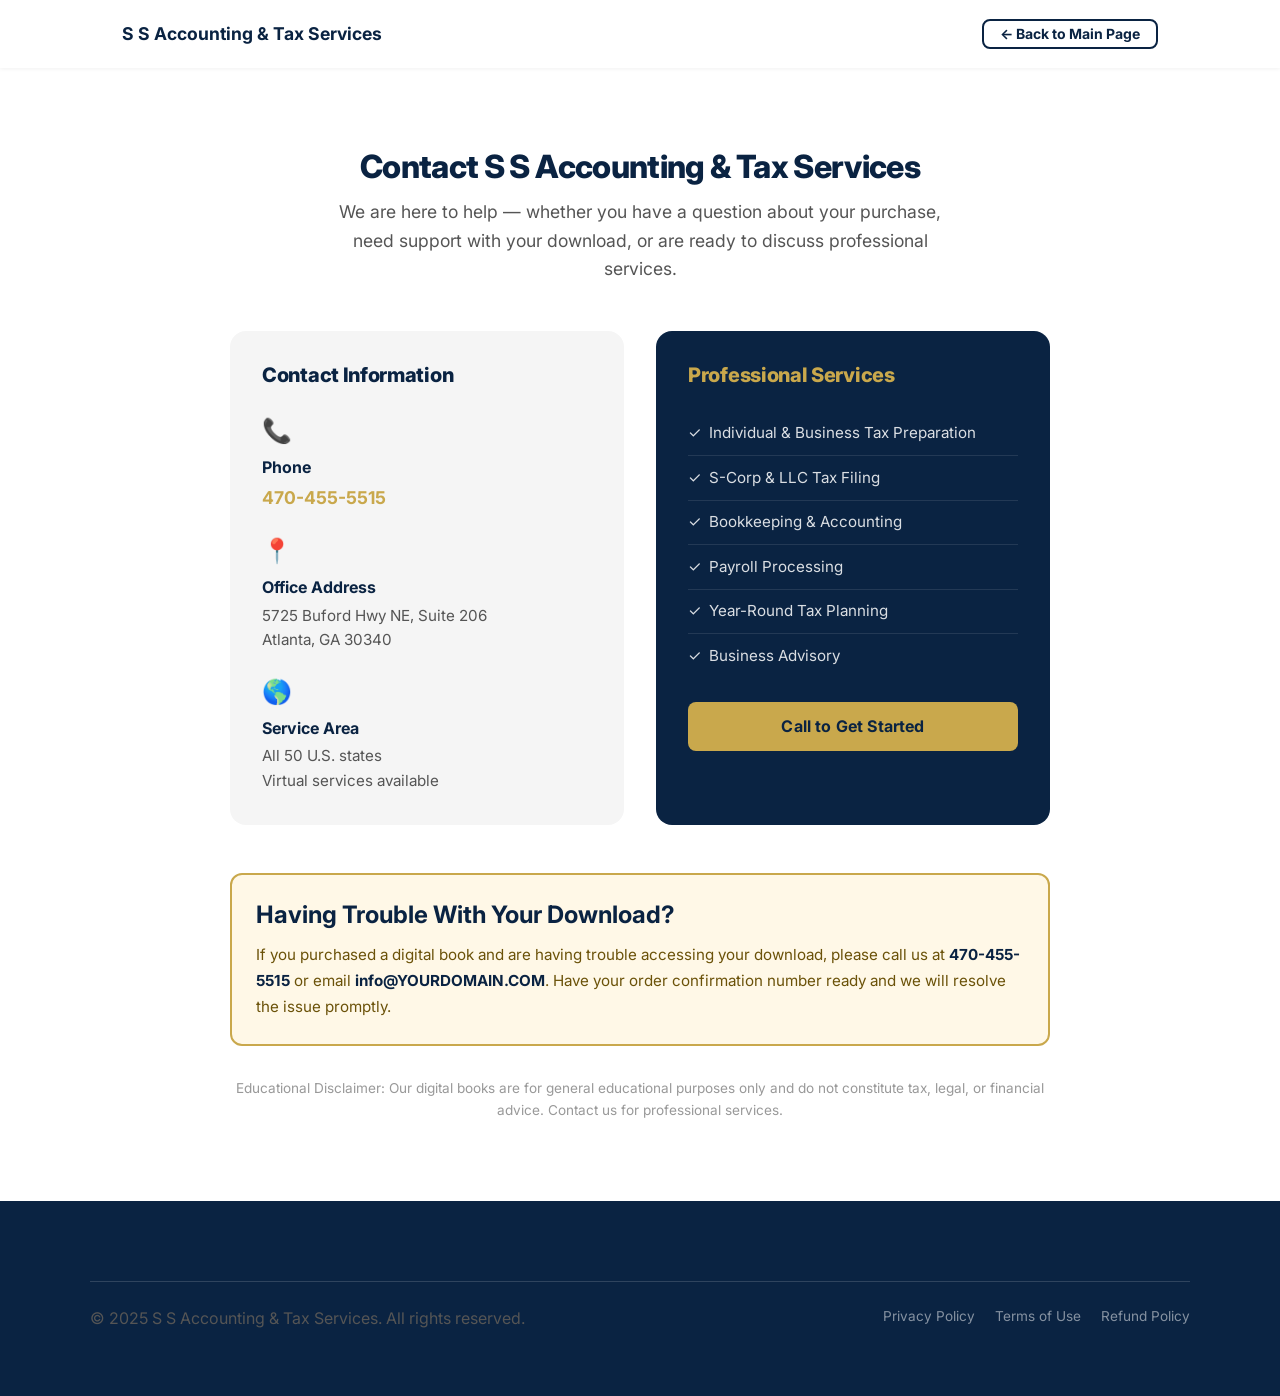
<file: contact.html>
<!DOCTYPE html>
<html lang="en">
<head>
  <meta charset="UTF-8">
  <meta name="viewport" content="width=device-width, initial-scale=1.0">
  <title>Contact | S S Accounting & Tax Services</title>
  <link rel="preconnect" href="https://fonts.googleapis.com">
  <link href="https://fonts.googleapis.com/css2?family=Inter:wght@400;500;600;700;800&display=swap" rel="stylesheet">
  <link rel="stylesheet" href="styles.css">
</head>
<body>

<header class="header">
  <div class="header-inner">
    <div class="logo">S S Accounting &amp; Tax Services</div>
    <a href="index.html" class="btn-secondary" style="font-size:0.875rem;padding:0.4rem 1rem;">← Back to Main Page</a>
  </div>
</header>

<main>
  <section class="section">
    <div class="section-inner" style="max-width:820px;">
      <div class="section-header">
        <h1 class="section-title">Contact S S Accounting &amp; Tax Services</h1>
        <p class="section-subtitle">We are here to help — whether you have a question about your purchase, need support with your download, or are ready to discuss professional services.</p>
      </div>

      <div style="display:grid;grid-template-columns:1fr 1fr;gap:2rem;margin-bottom:3rem;">

        <!-- Contact Info Card -->
        <div style="background:#f5f5f5;border-radius:16px;padding:2rem;">
          <h2 style="font-size:1.25rem;color:#0a2342;margin-bottom:1.5rem;">Contact Information</h2>

          <div style="margin-bottom:1.25rem;">
            <div style="font-size:1.5rem;margin-bottom:0.3rem;">&#128222;</div>
            <strong style="display:block;color:#0a2342;margin-bottom:0.2rem;">Phone</strong>
            <a href="tel:4704555515" style="color:#c9a84c;font-size:1.1rem;font-weight:700;">470-455-5515</a>
          </div>

          <div style="margin-bottom:1.25rem;">
            <div style="font-size:1.5rem;margin-bottom:0.3rem;">&#128205;</div>
            <strong style="display:block;color:#0a2342;margin-bottom:0.2rem;">Office Address</strong>
            <p style="margin:0;color:#555;font-size:0.95rem;line-height:1.6;">
              5725 Buford Hwy NE, Suite 206<br>
              Atlanta, GA 30340
            </p>
          </div>

          <div>
            <div style="font-size:1.5rem;margin-bottom:0.3rem;">&#127758;</div>
            <strong style="display:block;color:#0a2342;margin-bottom:0.2rem;">Service Area</strong>
            <p style="margin:0;color:#555;font-size:0.95rem;">All 50 U.S. states<br>Virtual services available</p>
          </div>
        </div>

        <!-- Services Card -->
        <div style="background:#0a2342;border-radius:16px;padding:2rem;">
          <h2 style="font-size:1.25rem;color:#c9a84c;margin-bottom:1.5rem;">Professional Services</h2>
          <ul style="list-style:none;padding:0;margin:0;">
            <li style="padding:0.6rem 0;border-bottom:1px solid rgba(255,255,255,0.1);color:rgba(255,255,255,0.85);font-size:0.95rem;">&#10003;&nbsp; Individual &amp; Business Tax Preparation</li>
            <li style="padding:0.6rem 0;border-bottom:1px solid rgba(255,255,255,0.1);color:rgba(255,255,255,0.85);font-size:0.95rem;">&#10003;&nbsp; S-Corp &amp; LLC Tax Filing</li>
            <li style="padding:0.6rem 0;border-bottom:1px solid rgba(255,255,255,0.1);color:rgba(255,255,255,0.85);font-size:0.95rem;">&#10003;&nbsp; Bookkeeping &amp; Accounting</li>
            <li style="padding:0.6rem 0;border-bottom:1px solid rgba(255,255,255,0.1);color:rgba(255,255,255,0.85);font-size:0.95rem;">&#10003;&nbsp; Payroll Processing</li>
            <li style="padding:0.6rem 0;border-bottom:1px solid rgba(255,255,255,0.1);color:rgba(255,255,255,0.85);font-size:0.95rem;">&#10003;&nbsp; Year-Round Tax Planning</li>
            <li style="padding:0.6rem 0;color:rgba(255,255,255,0.85);font-size:0.95rem;">&#10003;&nbsp; Business Advisory</li>
          </ul>
          <a href="tel:4704555515" class="btn-primary" style="margin-top:1.5rem;width:100%;display:block;text-align:center;">
            Call to Get Started
          </a>
        </div>
      </div>

      <!-- Download Issue Support -->
      <div style="background:#fff8e7;border:2px solid #c9a84c;border-radius:12px;padding:1.5rem;margin-bottom:2rem;">
        <h3 style="color:#0a2342;margin-bottom:0.75rem;">Having Trouble With Your Download?</h3>
        <p style="margin:0;color:#6b5209;font-size:0.95rem;line-height:1.7;">
          If you purchased a digital book and are having trouble accessing your download, please call us at
          <a href="tel:4704555515" style="color:#0a2342;font-weight:700;">470-455-5515</a> or email
          <a href="mailto:info@YOURDOMAIN.COM" style="color:#0a2342;font-weight:700;">info@YOURDOMAIN.COM</a>.
          <!-- REPLACE email with your actual support address -->
          Have your order confirmation number ready and we will resolve the issue promptly.
        </p>
      </div>

      <p style="font-size:0.85rem;color:#999;text-align:center;">
        Educational Disclaimer: Our digital books are for general educational purposes only and do not constitute tax, legal, or financial advice. Contact us for professional services.
      </p>
    </div>
  </section>
</main>

<footer class="footer">
  <div class="footer-inner">
    <div class="footer-bottom">
      <p>&copy; 2025 S S Accounting &amp; Tax Services. All rights reserved.</p>
      <div>
        <a href="privacy-policy.html" style="color:rgba(255,255,255,0.5);margin-right:1rem;">Privacy Policy</a>
        <a href="terms-of-use.html" style="color:rgba(255,255,255,0.5);margin-right:1rem;">Terms of Use</a>
        <a href="refund-policy.html" style="color:rgba(255,255,255,0.5);">Refund Policy</a>
      </div>
    </div>
  </div>
</footer>

</body>
</html>
</file>
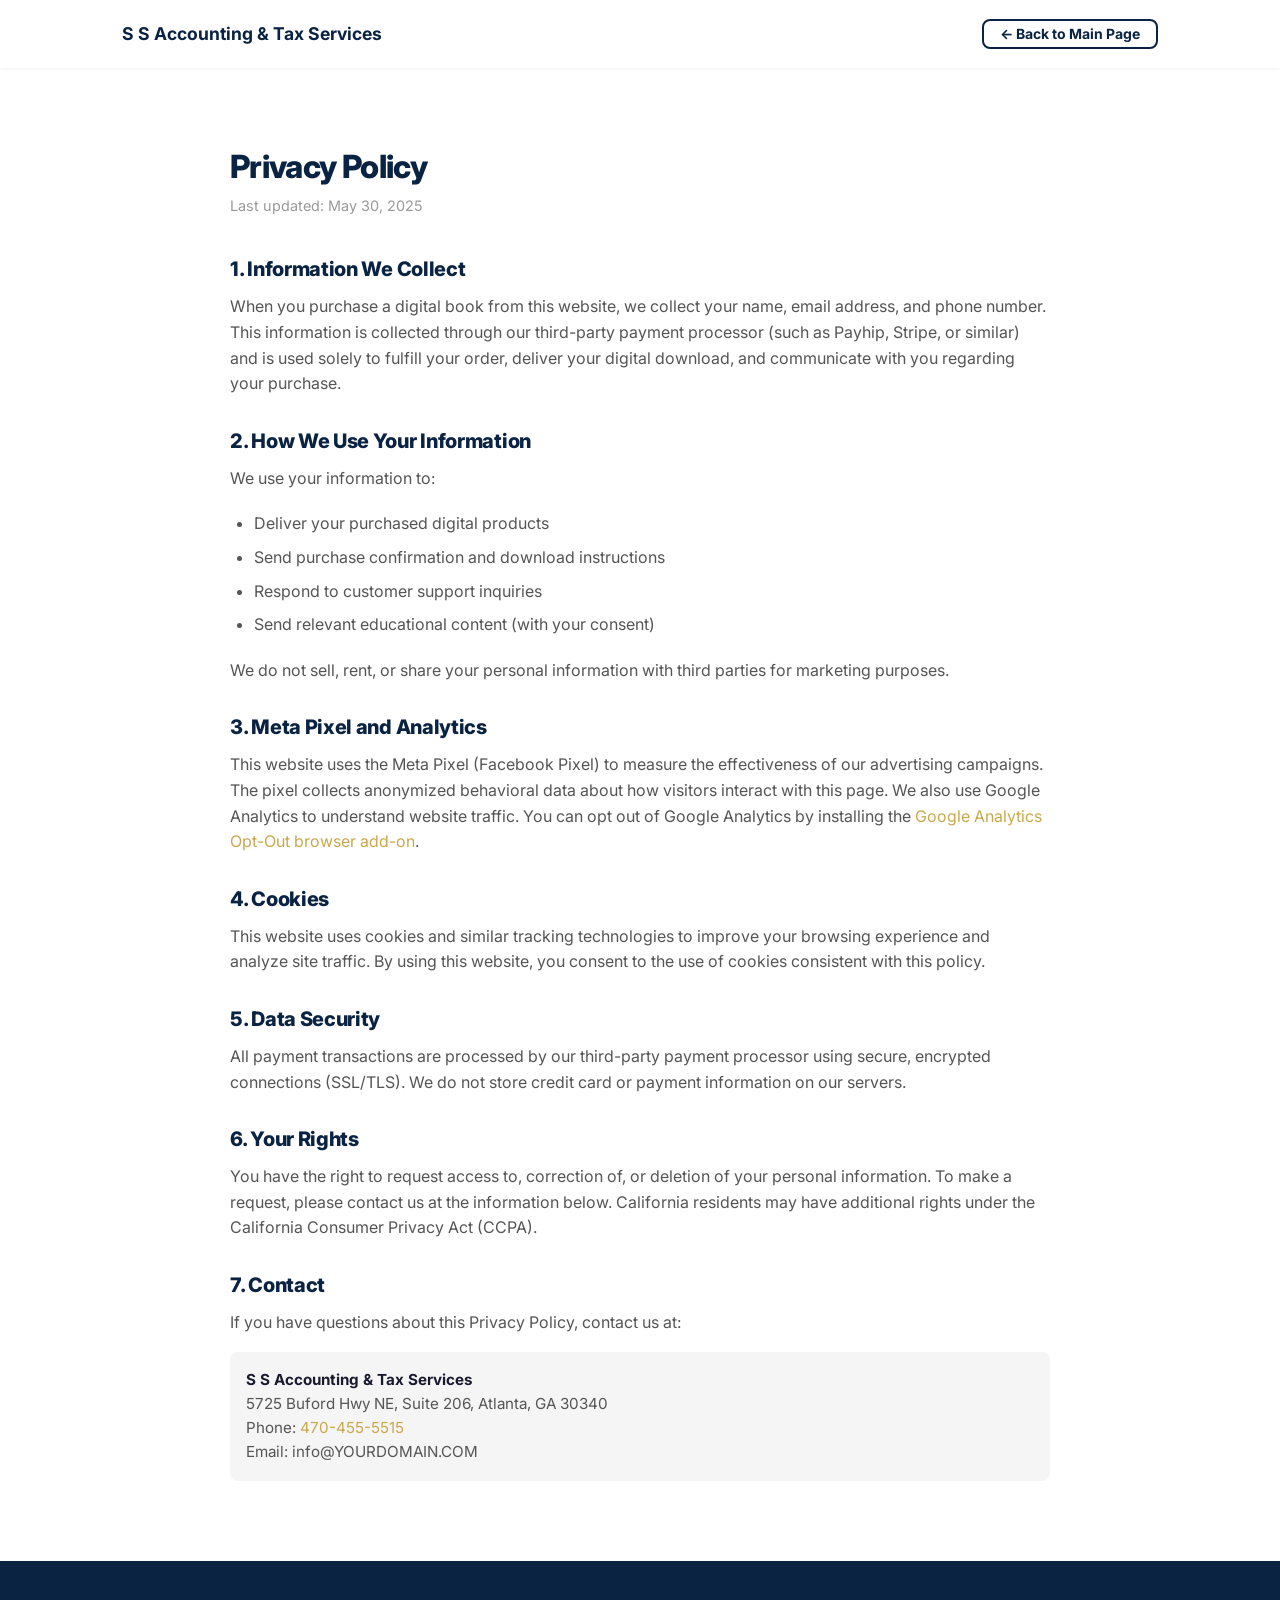
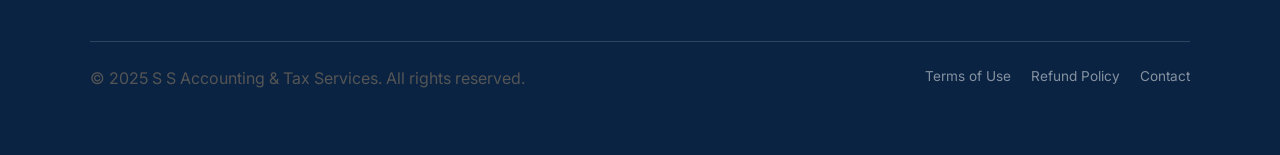
<file: privacy-policy.html>
<!DOCTYPE html>
<html lang="en">
<head>
  <meta charset="UTF-8">
  <meta name="viewport" content="width=device-width, initial-scale=1.0">
  <title>Privacy Policy | S S Accounting & Tax Services</title>
  <link rel="preconnect" href="https://fonts.googleapis.com">
  <link href="https://fonts.googleapis.com/css2?family=Inter:wght@400;500;600;700;800&display=swap" rel="stylesheet">
  <link rel="stylesheet" href="styles.css">
</head>
<body>

<header class="header" id="header">
  <div class="header-inner">
    <div class="logo">S S Accounting &amp; Tax Services</div>
    <a href="index.html" class="btn-secondary" style="font-size:0.875rem;padding:0.4rem 1rem;">← Back to Main Page</a>
  </div>
</header>

<main>
  <section class="section">
    <div class="section-inner" style="max-width:820px;">
      <h1 style="font-size:2rem;margin-bottom:0.5rem;">Privacy Policy</h1>
      <p style="color:#999;font-size:0.9rem;margin-bottom:2.5rem;">Last updated: May 30, 2025</p>

      <h2 style="font-size:1.25rem;margin-bottom:0.75rem;">1. Information We Collect</h2>
      <p>When you purchase a digital book from this website, we collect your name, email address, and phone number. This information is collected through our third-party payment processor (such as Payhip, Stripe, or similar) and is used solely to fulfill your order, deliver your digital download, and communicate with you regarding your purchase.</p>

      <h2 style="font-size:1.25rem;margin-bottom:0.75rem;margin-top:2rem;">2. How We Use Your Information</h2>
      <p>We use your information to:</p>
      <ul style="list-style:disc;padding-left:1.5rem;color:#555;margin-bottom:1rem;">
        <li style="padding:0.25rem 0;">Deliver your purchased digital products</li>
        <li style="padding:0.25rem 0;">Send purchase confirmation and download instructions</li>
        <li style="padding:0.25rem 0;">Respond to customer support inquiries</li>
        <li style="padding:0.25rem 0;">Send relevant educational content (with your consent)</li>
      </ul>
      <p>We do not sell, rent, or share your personal information with third parties for marketing purposes.</p>

      <h2 style="font-size:1.25rem;margin-bottom:0.75rem;margin-top:2rem;">3. Meta Pixel and Analytics</h2>
      <p>This website uses the Meta Pixel (Facebook Pixel) to measure the effectiveness of our advertising campaigns. The pixel collects anonymized behavioral data about how visitors interact with this page. We also use Google Analytics to understand website traffic. You can opt out of Google Analytics by installing the <a href="https://tools.google.com/dlpage/gaoptout" target="_blank" rel="noopener">Google Analytics Opt-Out browser add-on</a>.</p>

      <h2 style="font-size:1.25rem;margin-bottom:0.75rem;margin-top:2rem;">4. Cookies</h2>
      <p>This website uses cookies and similar tracking technologies to improve your browsing experience and analyze site traffic. By using this website, you consent to the use of cookies consistent with this policy.</p>

      <h2 style="font-size:1.25rem;margin-bottom:0.75rem;margin-top:2rem;">5. Data Security</h2>
      <p>All payment transactions are processed by our third-party payment processor using secure, encrypted connections (SSL/TLS). We do not store credit card or payment information on our servers.</p>

      <h2 style="font-size:1.25rem;margin-bottom:0.75rem;margin-top:2rem;">6. Your Rights</h2>
      <p>You have the right to request access to, correction of, or deletion of your personal information. To make a request, please contact us at the information below. California residents may have additional rights under the California Consumer Privacy Act (CCPA).</p>

      <h2 style="font-size:1.25rem;margin-bottom:0.75rem;margin-top:2rem;">7. Contact</h2>
      <p>If you have questions about this Privacy Policy, contact us at:</p>
      <p style="background:#f5f5f5;padding:1rem;border-radius:8px;font-size:0.95rem;">
        <strong>S S Accounting &amp; Tax Services</strong><br>
        5725 Buford Hwy NE, Suite 206, Atlanta, GA 30340<br>
        Phone: <a href="tel:4704555515">470-455-5515</a><br>
        Email: info@YOURDOMAIN.COM <!-- REPLACE with actual email -->
      </p>
    </div>
  </section>
</main>

<footer class="footer">
  <div class="footer-inner">
    <div class="footer-bottom">
      <p>&copy; 2025 S S Accounting &amp; Tax Services. All rights reserved.</p>
      <div>
        <a href="terms-of-use.html" style="color:rgba(255,255,255,0.5);margin-right:1rem;">Terms of Use</a>
        <a href="refund-policy.html" style="color:rgba(255,255,255,0.5);margin-right:1rem;">Refund Policy</a>
        <a href="contact.html" style="color:rgba(255,255,255,0.5);">Contact</a>
      </div>
    </div>
  </div>
</footer>

</body>
</html>
</file>
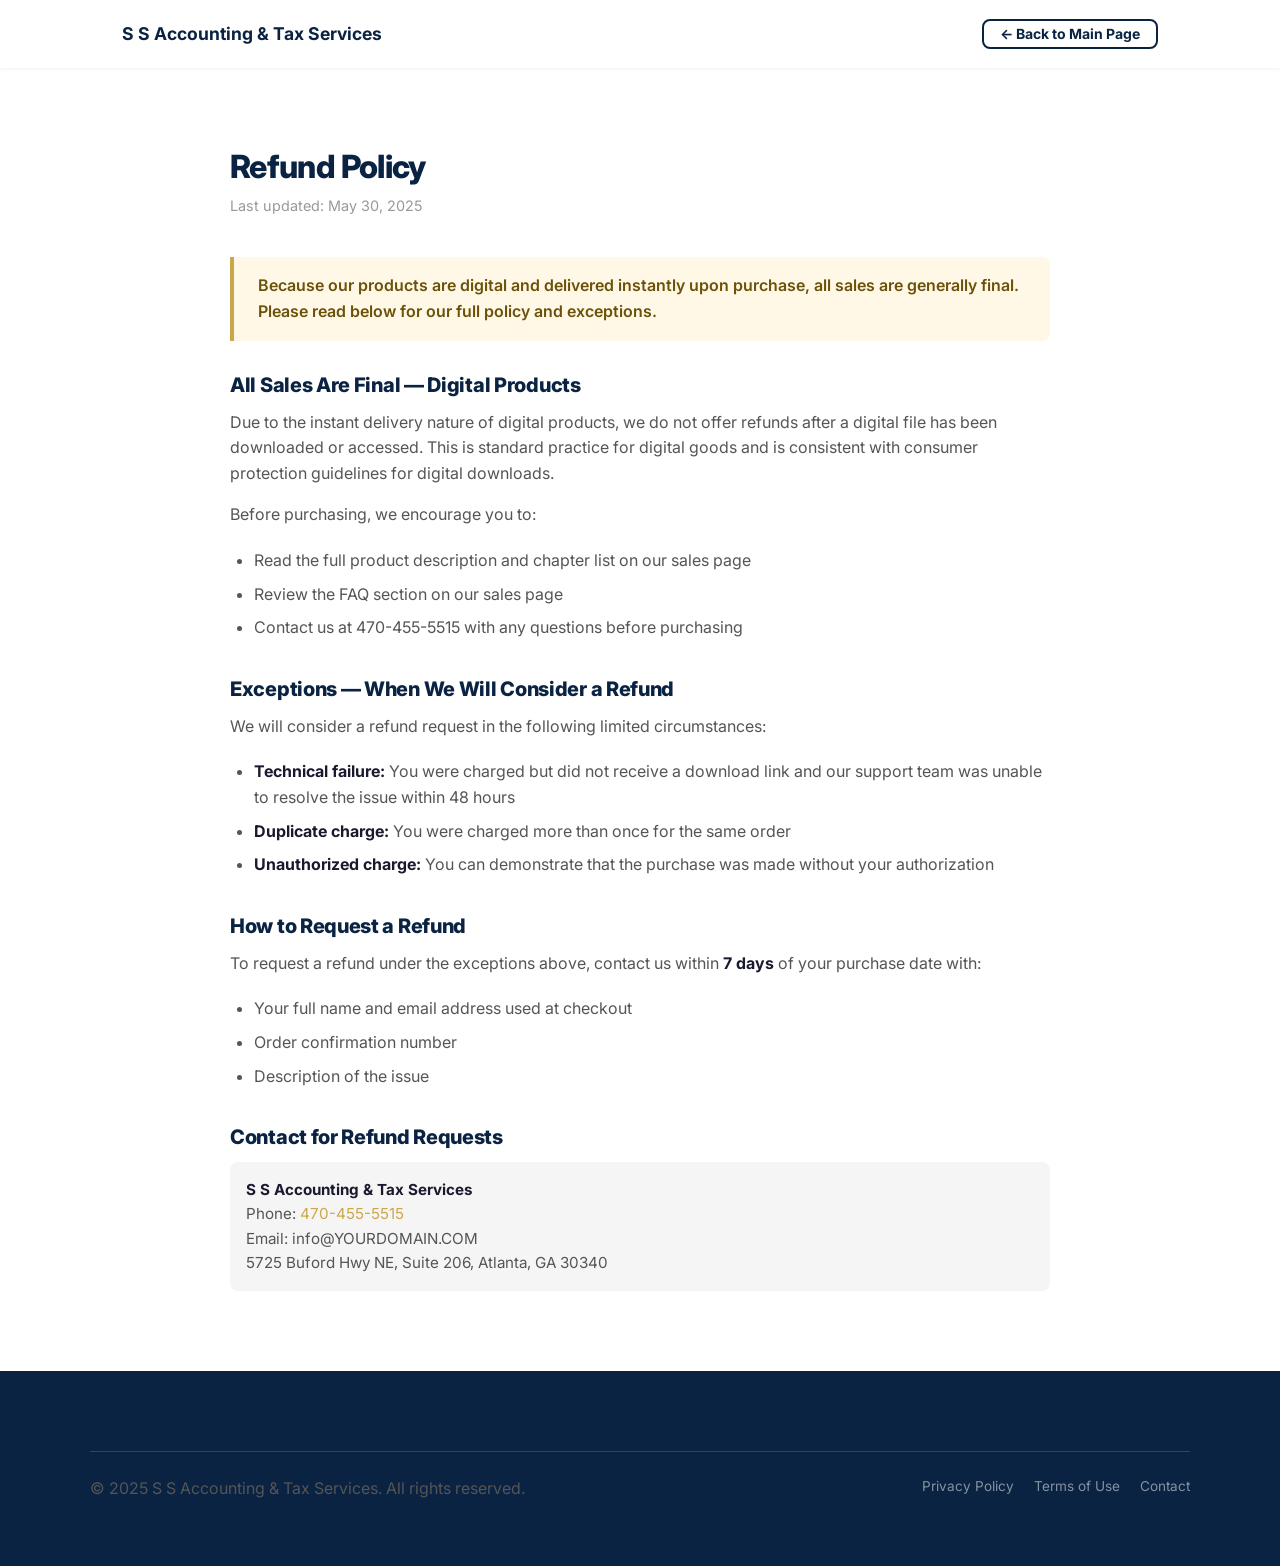
<file: refund-policy.html>
<!DOCTYPE html>
<html lang="en">
<head>
  <meta charset="UTF-8">
  <meta name="viewport" content="width=device-width, initial-scale=1.0">
  <title>Refund Policy | S S Accounting & Tax Services</title>
  <link rel="preconnect" href="https://fonts.googleapis.com">
  <link href="https://fonts.googleapis.com/css2?family=Inter:wght@400;500;600;700;800&display=swap" rel="stylesheet">
  <link rel="stylesheet" href="styles.css">
</head>
<body>

<header class="header">
  <div class="header-inner">
    <div class="logo">S S Accounting &amp; Tax Services</div>
    <a href="index.html" class="btn-secondary" style="font-size:0.875rem;padding:0.4rem 1rem;">← Back to Main Page</a>
  </div>
</header>

<main>
  <section class="section">
    <div class="section-inner" style="max-width:820px;">
      <h1 style="font-size:2rem;margin-bottom:0.5rem;">Refund Policy</h1>
      <p style="color:#999;font-size:0.9rem;margin-bottom:2.5rem;">Last updated: May 30, 2025</p>

      <div style="background:#fff8e7;border-left:4px solid #c9a84c;padding:1rem 1.5rem;border-radius:0 8px 8px 0;margin-bottom:2rem;">
        <p style="margin:0;color:#6b5209;font-weight:600;">
          Because our products are digital and delivered instantly upon purchase, all sales are generally final. Please read below for our full policy and exceptions.
        </p>
      </div>

      <h2 style="font-size:1.25rem;margin-bottom:0.75rem;">All Sales Are Final — Digital Products</h2>
      <p>Due to the instant delivery nature of digital products, we do not offer refunds after a digital file has been downloaded or accessed. This is standard practice for digital goods and is consistent with consumer protection guidelines for digital downloads.</p>
      <p>Before purchasing, we encourage you to:</p>
      <ul style="list-style:disc;padding-left:1.5rem;color:#555;margin-bottom:1.5rem;">
        <li style="padding:0.25rem 0;">Read the full product description and chapter list on our sales page</li>
        <li style="padding:0.25rem 0;">Review the FAQ section on our sales page</li>
        <li style="padding:0.25rem 0;">Contact us at 470-455-5515 with any questions before purchasing</li>
      </ul>

      <h2 style="font-size:1.25rem;margin-bottom:0.75rem;margin-top:2rem;">Exceptions — When We Will Consider a Refund</h2>
      <p>We will consider a refund request in the following limited circumstances:</p>
      <ul style="list-style:disc;padding-left:1.5rem;color:#555;margin-bottom:1.5rem;">
        <li style="padding:0.25rem 0;"><strong>Technical failure:</strong> You were charged but did not receive a download link and our support team was unable to resolve the issue within 48 hours</li>
        <li style="padding:0.25rem 0;"><strong>Duplicate charge:</strong> You were charged more than once for the same order</li>
        <li style="padding:0.25rem 0;"><strong>Unauthorized charge:</strong> You can demonstrate that the purchase was made without your authorization</li>
      </ul>

      <h2 style="font-size:1.25rem;margin-bottom:0.75rem;margin-top:2rem;">How to Request a Refund</h2>
      <p>To request a refund under the exceptions above, contact us within <strong>7 days</strong> of your purchase date with:</p>
      <ul style="list-style:disc;padding-left:1.5rem;color:#555;margin-bottom:1.5rem;">
        <li style="padding:0.25rem 0;">Your full name and email address used at checkout</li>
        <li style="padding:0.25rem 0;">Order confirmation number</li>
        <li style="padding:0.25rem 0;">Description of the issue</li>
      </ul>

      <h2 style="font-size:1.25rem;margin-bottom:0.75rem;margin-top:2rem;">Contact for Refund Requests</h2>
      <p style="background:#f5f5f5;padding:1rem;border-radius:8px;font-size:0.95rem;">
        <strong>S S Accounting &amp; Tax Services</strong><br>
        Phone: <a href="tel:4704555515">470-455-5515</a><br>
        Email: info@YOURDOMAIN.COM <!-- REPLACE with actual email --><br>
        5725 Buford Hwy NE, Suite 206, Atlanta, GA 30340
      </p>
    </div>
  </section>
</main>

<footer class="footer">
  <div class="footer-inner">
    <div class="footer-bottom">
      <p>&copy; 2025 S S Accounting &amp; Tax Services. All rights reserved.</p>
      <div>
        <a href="privacy-policy.html" style="color:rgba(255,255,255,0.5);margin-right:1rem;">Privacy Policy</a>
        <a href="terms-of-use.html" style="color:rgba(255,255,255,0.5);margin-right:1rem;">Terms of Use</a>
        <a href="contact.html" style="color:rgba(255,255,255,0.5);">Contact</a>
      </div>
    </div>
  </div>
</footer>

</body>
</html>
</file>
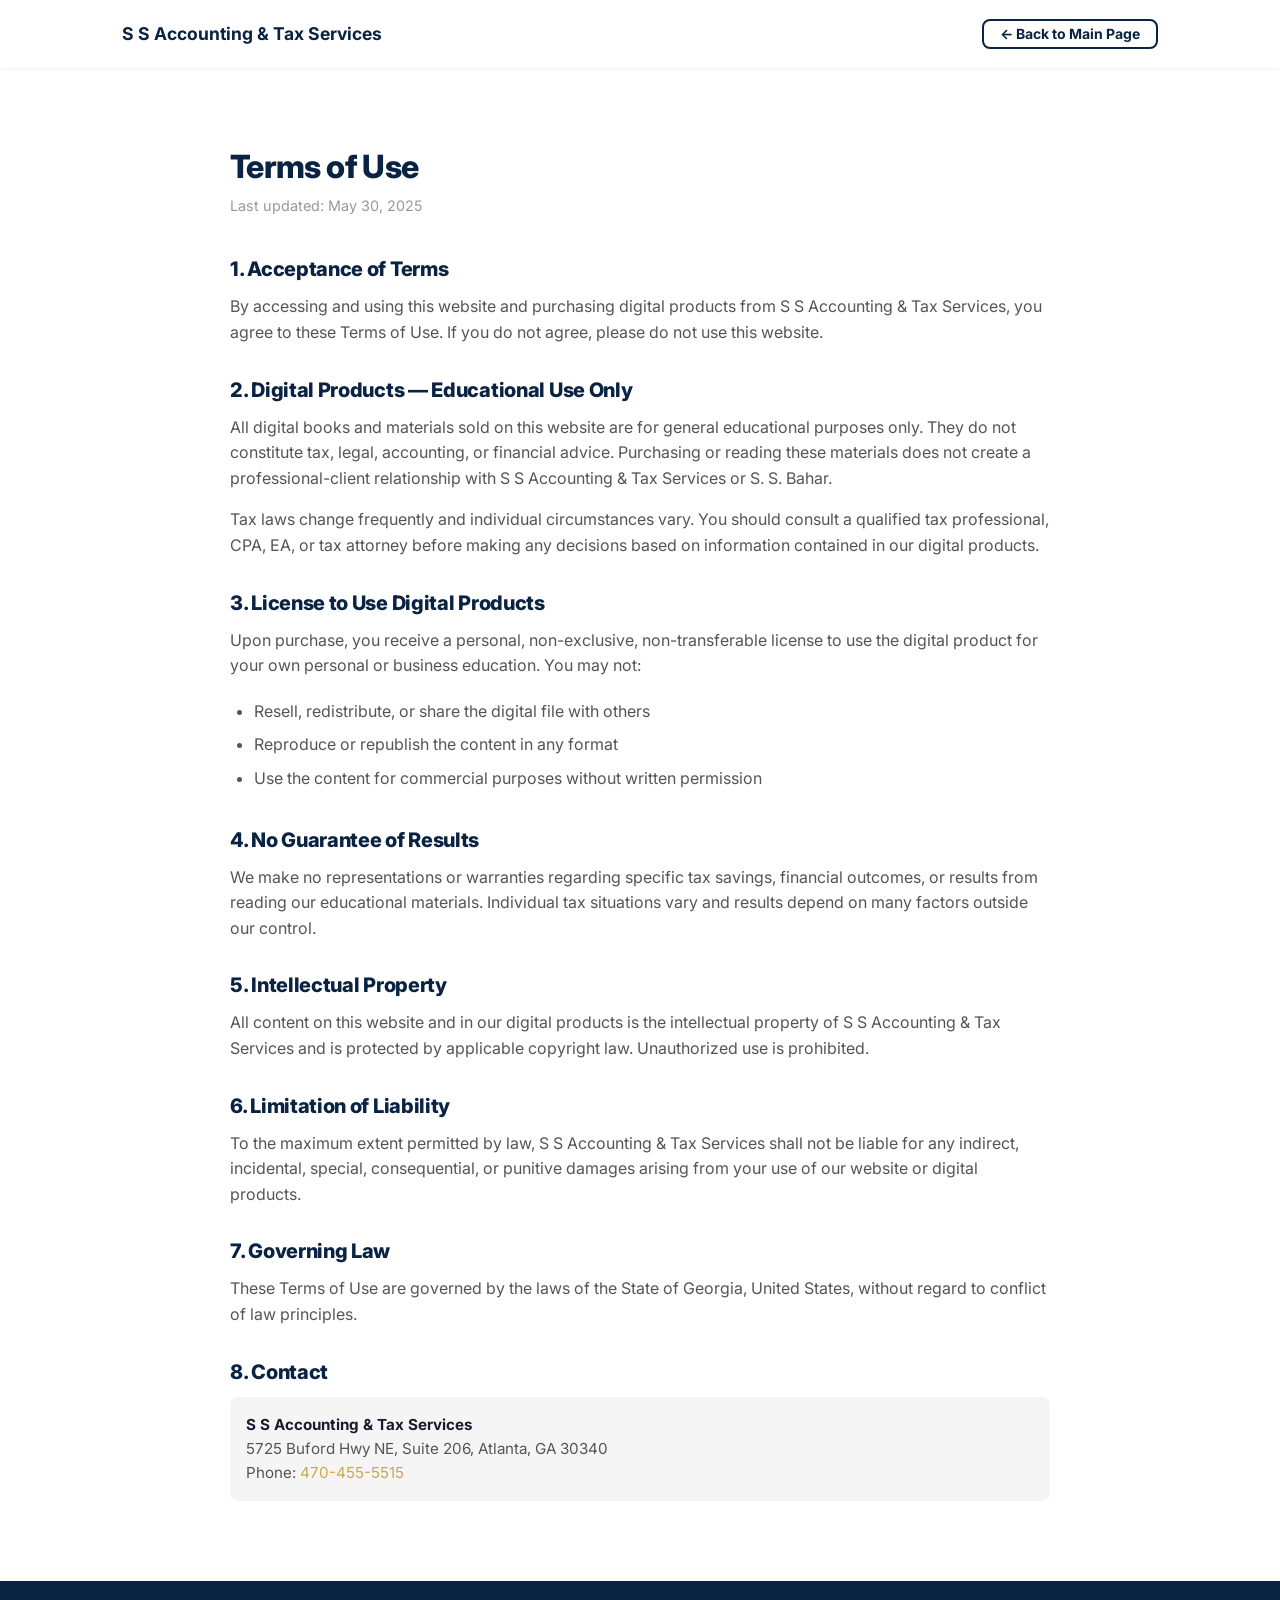
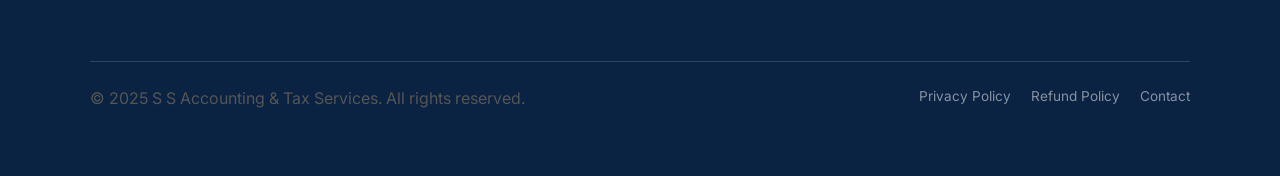
<file: terms-of-use.html>
<!DOCTYPE html>
<html lang="en">
<head>
  <meta charset="UTF-8">
  <meta name="viewport" content="width=device-width, initial-scale=1.0">
  <title>Terms of Use | S S Accounting & Tax Services</title>
  <link rel="preconnect" href="https://fonts.googleapis.com">
  <link href="https://fonts.googleapis.com/css2?family=Inter:wght@400;500;600;700;800&display=swap" rel="stylesheet">
  <link rel="stylesheet" href="styles.css">
</head>
<body>

<header class="header">
  <div class="header-inner">
    <div class="logo">S S Accounting &amp; Tax Services</div>
    <a href="index.html" class="btn-secondary" style="font-size:0.875rem;padding:0.4rem 1rem;">← Back to Main Page</a>
  </div>
</header>

<main>
  <section class="section">
    <div class="section-inner" style="max-width:820px;">
      <h1 style="font-size:2rem;margin-bottom:0.5rem;">Terms of Use</h1>
      <p style="color:#999;font-size:0.9rem;margin-bottom:2.5rem;">Last updated: May 30, 2025</p>

      <h2 style="font-size:1.25rem;margin-bottom:0.75rem;">1. Acceptance of Terms</h2>
      <p>By accessing and using this website and purchasing digital products from S S Accounting &amp; Tax Services, you agree to these Terms of Use. If you do not agree, please do not use this website.</p>

      <h2 style="font-size:1.25rem;margin-bottom:0.75rem;margin-top:2rem;">2. Digital Products — Educational Use Only</h2>
      <p>All digital books and materials sold on this website are for general educational purposes only. They do not constitute tax, legal, accounting, or financial advice. Purchasing or reading these materials does not create a professional-client relationship with S S Accounting &amp; Tax Services or S. S. Bahar.</p>
      <p>Tax laws change frequently and individual circumstances vary. You should consult a qualified tax professional, CPA, EA, or tax attorney before making any decisions based on information contained in our digital products.</p>

      <h2 style="font-size:1.25rem;margin-bottom:0.75rem;margin-top:2rem;">3. License to Use Digital Products</h2>
      <p>Upon purchase, you receive a personal, non-exclusive, non-transferable license to use the digital product for your own personal or business education. You may not:</p>
      <ul style="list-style:disc;padding-left:1.5rem;color:#555;margin-bottom:1rem;">
        <li style="padding:0.25rem 0;">Resell, redistribute, or share the digital file with others</li>
        <li style="padding:0.25rem 0;">Reproduce or republish the content in any format</li>
        <li style="padding:0.25rem 0;">Use the content for commercial purposes without written permission</li>
      </ul>

      <h2 style="font-size:1.25rem;margin-bottom:0.75rem;margin-top:2rem;">4. No Guarantee of Results</h2>
      <p>We make no representations or warranties regarding specific tax savings, financial outcomes, or results from reading our educational materials. Individual tax situations vary and results depend on many factors outside our control.</p>

      <h2 style="font-size:1.25rem;margin-bottom:0.75rem;margin-top:2rem;">5. Intellectual Property</h2>
      <p>All content on this website and in our digital products is the intellectual property of S S Accounting &amp; Tax Services and is protected by applicable copyright law. Unauthorized use is prohibited.</p>

      <h2 style="font-size:1.25rem;margin-bottom:0.75rem;margin-top:2rem;">6. Limitation of Liability</h2>
      <p>To the maximum extent permitted by law, S S Accounting &amp; Tax Services shall not be liable for any indirect, incidental, special, consequential, or punitive damages arising from your use of our website or digital products.</p>

      <h2 style="font-size:1.25rem;margin-bottom:0.75rem;margin-top:2rem;">7. Governing Law</h2>
      <p>These Terms of Use are governed by the laws of the State of Georgia, United States, without regard to conflict of law principles.</p>

      <h2 style="font-size:1.25rem;margin-bottom:0.75rem;margin-top:2rem;">8. Contact</h2>
      <p style="background:#f5f5f5;padding:1rem;border-radius:8px;font-size:0.95rem;">
        <strong>S S Accounting &amp; Tax Services</strong><br>
        5725 Buford Hwy NE, Suite 206, Atlanta, GA 30340<br>
        Phone: <a href="tel:4704555515">470-455-5515</a>
      </p>
    </div>
  </section>
</main>

<footer class="footer">
  <div class="footer-inner">
    <div class="footer-bottom">
      <p>&copy; 2025 S S Accounting &amp; Tax Services. All rights reserved.</p>
      <div>
        <a href="privacy-policy.html" style="color:rgba(255,255,255,0.5);margin-right:1rem;">Privacy Policy</a>
        <a href="refund-policy.html" style="color:rgba(255,255,255,0.5);margin-right:1rem;">Refund Policy</a>
        <a href="contact.html" style="color:rgba(255,255,255,0.5);">Contact</a>
      </div>
    </div>
  </div>
</footer>

</body>
</html>
</file>
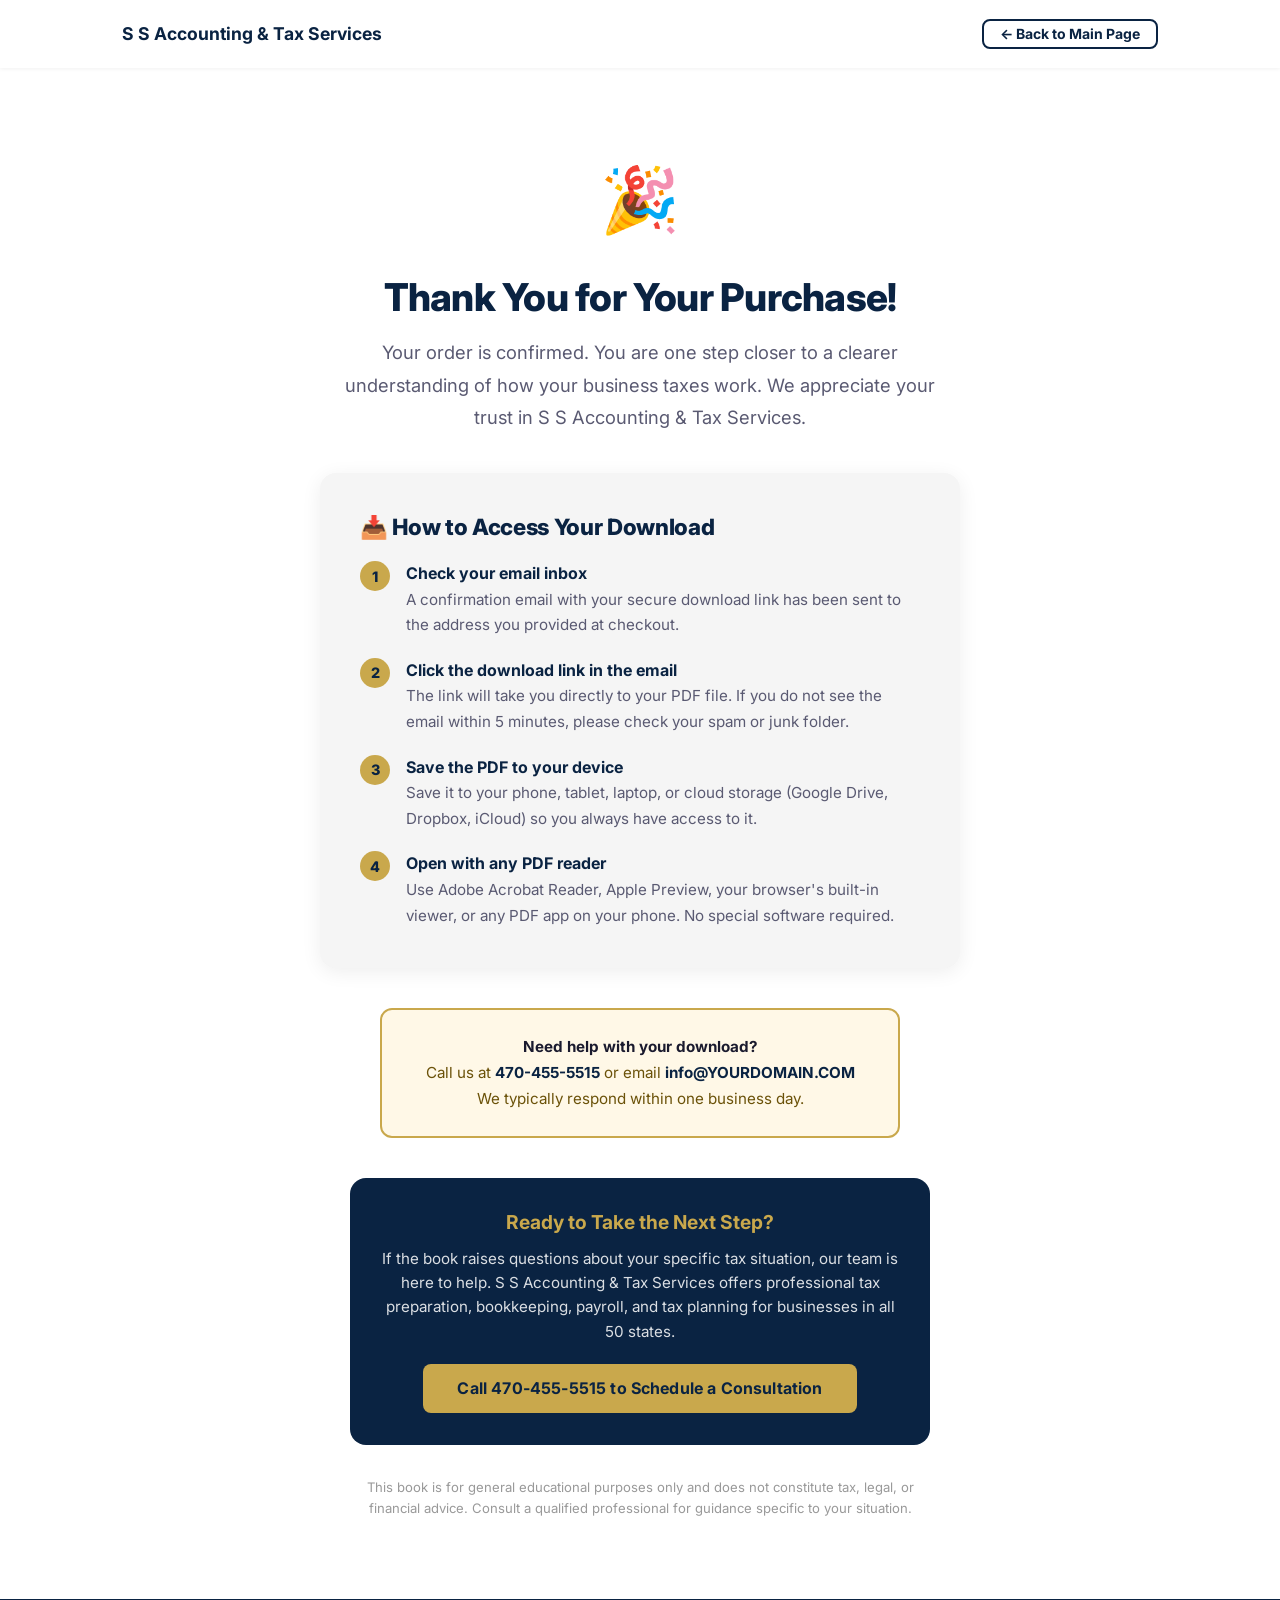
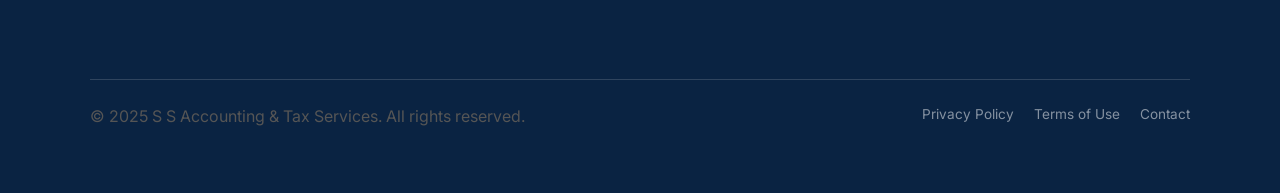
<file: thank-you.html>
<!DOCTYPE html>
<html lang="en">
<head>
  <meta charset="UTF-8">
  <meta name="viewport" content="width=device-width, initial-scale=1.0">
  <title>Thank You for Your Purchase | S S Accounting & Tax Services</title>
  <meta name="robots" content="noindex, nofollow">
  <link rel="preconnect" href="https://fonts.googleapis.com">
  <link href="https://fonts.googleapis.com/css2?family=Inter:wght@400;500;600;700;800&display=swap" rel="stylesheet">
  <link rel="stylesheet" href="styles.css">

  <!-- ============================================================
       FACEBOOK PIXEL — PURCHASE EVENT
       Replace YOUR_PIXEL_ID with your actual Pixel ID.
       Replace PURCHASE_VALUE with the actual amount paid
       (pass via URL param from payment processor, e.g. ?value=47&plan=popular).
       ============================================================ -->
  <script>
    // Parse value and plan from URL query string set by payment processor
    (function() {
      var params = new URLSearchParams(window.location.search);
      var value  = parseFloat(params.get('value')) || 27;
      var plan   = params.get('plan') || 'single';

      // Facebook Pixel base code
      !function(f,b,e,v,n,t,s)
      {if(f.fbq)return;n=f.fbq=function(){n.callMethod?
      n.callMethod.apply(n,arguments):n.queue.push(arguments)};
      if(!f._fbq)f._fbq=n;n.push=n;n.loaded=!0;n.version='2.0';
      n.queue=[];t=b.createElement(e);t.async=!0;
      t.src=v;s=b.getElementsByTagName(e)[0];
      s.parentNode.insertBefore(t,s)}(window, document,'script',
      'https://connect.facebook.net/en_US/fbevents.js');

      fbq('init', 'YOUR_PIXEL_ID'); // REPLACE with your actual Pixel ID
      fbq('track', 'PageView');
      fbq('track', 'Purchase', {
        value: value,
        currency: 'USD',
        content_name: 'The S-Corp Tax Savings Playbook',
        content_ids: [plan],
        content_type: 'product'
      });
    })();
  </script>
</head>
<body>

<header class="header" id="header">
  <div class="header-inner">
    <div class="logo">S S Accounting &amp; Tax Services</div>
    <a href="index.html" class="btn-secondary" style="font-size:0.875rem;padding:0.4rem 1rem;">← Back to Main Page</a>
  </div>
</header>

<main>
  <section class="section" style="min-height:80vh;display:flex;align-items:center;">
    <div class="section-inner text-center">

      <!-- Success Icon -->
      <div style="font-size:4rem;margin-bottom:1.5rem;">&#127881;</div>

      <h1 style="font-size:2.4rem;color:#0a2342;margin-bottom:1rem;">
        Thank You for Your Purchase!
      </h1>
      <p style="font-size:1.15rem;max-width:600px;margin:0 auto 2.5rem;color:#5a5a72;line-height:1.75;">
        Your order is confirmed. You are one step closer to a clearer understanding of how your business taxes work. We appreciate your trust in S S Accounting &amp; Tax Services.
      </p>

      <!-- Download Instructions Card -->
      <div style="background:#f5f5f5;border-radius:16px;padding:2.5rem;max-width:640px;margin:0 auto 2.5rem;text-align:left;box-shadow:0 4px 20px rgba(0,0,0,0.07);">
        <h2 style="font-size:1.4rem;color:#0a2342;margin-bottom:1.25rem;display:flex;align-items:center;gap:0.5rem;">
          &#128229; How to Access Your Download
        </h2>
        <ol style="list-style:none;padding:0;margin:0;counter-reset:steps;">
          <li style="display:flex;gap:1rem;margin-bottom:1.25rem;align-items:flex-start;">
            <span style="background:#c9a84c;color:#0a2342;font-weight:800;font-size:0.9rem;width:30px;height:30px;border-radius:50%;display:flex;align-items:center;justify-content:center;flex-shrink:0;">1</span>
            <div>
              <strong style="color:#0a2342;">Check your email inbox</strong><br>
              <span style="color:#5a5a72;font-size:0.95rem;">A confirmation email with your secure download link has been sent to the address you provided at checkout.</span>
            </div>
          </li>
          <li style="display:flex;gap:1rem;margin-bottom:1.25rem;align-items:flex-start;">
            <span style="background:#c9a84c;color:#0a2342;font-weight:800;font-size:0.9rem;width:30px;height:30px;border-radius:50%;display:flex;align-items:center;justify-content:center;flex-shrink:0;">2</span>
            <div>
              <strong style="color:#0a2342;">Click the download link in the email</strong><br>
              <span style="color:#5a5a72;font-size:0.95rem;">The link will take you directly to your PDF file. If you do not see the email within 5 minutes, please check your spam or junk folder.</span>
            </div>
          </li>
          <li style="display:flex;gap:1rem;margin-bottom:1.25rem;align-items:flex-start;">
            <span style="background:#c9a84c;color:#0a2342;font-weight:800;font-size:0.9rem;width:30px;height:30px;border-radius:50%;display:flex;align-items:center;justify-content:center;flex-shrink:0;">3</span>
            <div>
              <strong style="color:#0a2342;">Save the PDF to your device</strong><br>
              <span style="color:#5a5a72;font-size:0.95rem;">Save it to your phone, tablet, laptop, or cloud storage (Google Drive, Dropbox, iCloud) so you always have access to it.</span>
            </div>
          </li>
          <li style="display:flex;gap:1rem;align-items:flex-start;">
            <span style="background:#c9a84c;color:#0a2342;font-weight:800;font-size:0.9rem;width:30px;height:30px;border-radius:50%;display:flex;align-items:center;justify-content:center;flex-shrink:0;">4</span>
            <div>
              <strong style="color:#0a2342;">Open with any PDF reader</strong><br>
              <span style="color:#5a5a72;font-size:0.95rem;">Use Adobe Acrobat Reader, Apple Preview, your browser's built-in viewer, or any PDF app on your phone. No special software required.</span>
            </div>
          </li>
        </ol>
      </div>

      <!-- Support -->
      <div style="background:#fff8e7;border:2px solid #c9a84c;border-radius:12px;padding:1.5rem;max-width:520px;margin:0 auto 2.5rem;">
        <p style="margin:0;font-size:0.95rem;color:#6b5209;line-height:1.7;">
          <strong>Need help with your download?</strong><br>
          Call us at <a href="tel:4704555515" style="color:#0a2342;font-weight:700;">470-455-5515</a> or email
          <a href="mailto:info@YOURDOMAIN.COM" style="color:#0a2342;font-weight:700;">info@YOURDOMAIN.COM</a>
          <!-- REPLACE email with your actual support email address -->
          <br>We typically respond within one business day.
        </p>
      </div>

      <!-- Optional Consultation CTA -->
      <div style="background:#0a2342;border-radius:16px;padding:2rem;max-width:580px;margin:0 auto 2rem;">
        <h3 style="color:#c9a84c;font-size:1.2rem;margin-bottom:0.75rem;">
          Ready to Take the Next Step?
        </h3>
        <p style="color:rgba(255,255,255,0.85);font-size:0.95rem;margin-bottom:1.25rem;">
          If the book raises questions about your specific tax situation, our team is here to help. S S Accounting &amp; Tax Services offers professional tax preparation, bookkeeping, payroll, and tax planning for businesses in all 50 states.
        </p>
        <a href="tel:4704555515" class="btn-primary">
          Call 470-455-5515 to Schedule a Consultation
        </a>
      </div>

      <!-- Disclaimer -->
      <p style="font-size:0.82rem;color:#999;max-width:560px;margin:0 auto;line-height:1.6;">
        This book is for general educational purposes only and does not constitute tax, legal, or financial advice. Consult a qualified professional for guidance specific to your situation.
      </p>

    </div>
  </section>
</main>

<footer class="footer">
  <div class="footer-inner">
    <div class="footer-bottom">
      <p>&copy; 2025 S S Accounting &amp; Tax Services. All rights reserved.</p>
      <div>
        <a href="privacy-policy.html" style="color:rgba(255,255,255,0.5);margin-right:1rem;">Privacy Policy</a>
        <a href="terms-of-use.html" style="color:rgba(255,255,255,0.5);margin-right:1rem;">Terms of Use</a>
        <a href="contact.html" style="color:rgba(255,255,255,0.5);">Contact</a>
      </div>
    </div>
  </div>
</footer>

</body>
</html>
</file>
<file: styles.css>
@import url('https://fonts.googleapis.com/css2?family=Inter:wght@300;400;500;600;700;800;900&display=swap');

/* ============================================================
   CSS CUSTOM PROPERTIES
   ============================================================ */
:root {
  --navy:       #0a2342;
  --gold:       #c9a84c;
  --gray:       #f5f5f5;
  --white:      #ffffff;
  --text-dark:  #1a1a2e;
  --text-muted: #555555;

  --shadow-sm:  0 2px 8px rgba(0, 0, 0, 0.06);
  --shadow-md:  0 4px 20px rgba(0, 0, 0, 0.08);
  --shadow-lg:  0 12px 40px rgba(0, 0, 0, 0.15);
  --shadow-xl:  0 20px 60px rgba(0, 0, 0, 0.30);
  --shadow:     var(--shadow-md);

  --radius-sm:  6px;
  --radius-md:  8px;
  --radius-lg:  12px;
  --radius-xl:  16px;
  --radius:     var(--radius-md);

  --space-xs:   0.25rem;
  --space-sm:   0.5rem;
  --space-md:   1rem;
  --space-lg:   1.5rem;
  --space-xl:   2rem;
  --space-2xl:  3rem;
  --space-3xl:  4rem;
  --space-4xl:  5rem;
  --space-5xl:  6rem;

  --font-base:  'Inter', -apple-system, BlinkMacSystemFont, 'Segoe UI', Roboto, Oxygen, Ubuntu, sans-serif;
  --font-mono:  'Courier New', Courier, monospace;

  --transition-fast:   0.2s ease;
  --transition-base:   0.3s ease;
  --transition-slow:   0.4s ease;
  --transition-slower: 0.7s ease;
}

/* ============================================================
   RESET & BASE
   ============================================================ */
*,
*::before,
*::after {
  box-sizing: border-box;
  margin: 0;
  padding: 0;
}

html {
  font-size: 16px;
  scroll-behavior: smooth;
  -webkit-text-size-adjust: 100%;
}

body {
  font-family: var(--font-base);
  color: var(--text-dark);
  line-height: 1.6;
  background-color: var(--white);
  overflow-x: hidden;
  -webkit-font-smoothing: antialiased;
  -moz-osx-font-smoothing: grayscale;
}

img {
  max-width: 100%;
  height: auto;
  display: block;
}

ul,
ol {
  list-style: none;
  padding: 0;
  margin: 0;
}

/* ============================================================
   TYPOGRAPHY
   ============================================================ */
h1 {
  font-size: 3rem;
  font-weight: 800;
  line-height: 1.2;
  color: var(--navy);
  letter-spacing: -0.02em;
}

h2 {
  font-size: 2.2rem;
  font-weight: 800;
  line-height: 1.25;
  color: var(--navy);
  letter-spacing: -0.015em;
}

h3 {
  font-size: 1.5rem;
  font-weight: 700;
  line-height: 1.3;
  color: var(--navy);
}

h4 {
  font-size: 1.15rem;
  font-weight: 600;
  color: var(--navy);
}

p {
  margin-bottom: 1rem;
  color: var(--text-muted);
  font-size: 1rem;
}

p:last-child {
  margin-bottom: 0;
}

a {
  color: var(--gold);
  text-decoration: none;
  transition: color var(--transition-fast);
}

a:hover,
a:focus {
  color: #b8943a;
  text-decoration: underline;
}

strong {
  font-weight: 700;
  color: var(--text-dark);
}

/* ============================================================
   HEADER
   ============================================================ */
.header {
  position: sticky;
  top: 0;
  z-index: 1000;
  background-color: var(--white);
  box-shadow: 0 1px 4px rgba(0, 0, 0, 0.06);
  transition: box-shadow var(--transition-base);
}

.header.scrolled {
  box-shadow: 0 2px 20px rgba(0, 0, 0, 0.12);
}

.header-inner {
  max-width: 1100px;
  margin: 0 auto;
  padding: 0 var(--space-xl);
  display: flex;
  align-items: center;
  justify-content: space-between;
  gap: var(--space-xl);
  height: 68px;
}

.logo {
  font-weight: 700;
  color: var(--navy);
  font-size: 1.1rem;
  line-height: 1.3;
  text-decoration: none;
  flex-shrink: 0;
  transition: opacity var(--transition-fast);
}

.logo:hover {
  opacity: 0.85;
  color: var(--navy);
  text-decoration: none;
}

.logo-sub {
  display: block;
  font-size: 0.7rem;
  font-weight: 400;
  color: var(--text-muted);
  letter-spacing: 0.04em;
  text-transform: uppercase;
}

nav ul {
  display: flex;
  gap: var(--space-xl);
  list-style: none;
  padding: 0;
  margin: 0;
  align-items: center;
}

nav a {
  color: var(--navy);
  font-weight: 500;
  font-size: 0.95rem;
  text-decoration: none;
  transition: color var(--transition-fast);
  white-space: nowrap;
}

nav a:hover,
nav a:focus {
  color: var(--gold);
  text-decoration: none;
}

.header-cta {
  background-color: var(--gold);
  color: var(--navy);
  padding: 0.5rem 1.2rem;
  border-radius: var(--radius-sm);
  font-weight: 600;
  font-size: 0.9rem;
  text-decoration: none;
  white-space: nowrap;
  transition: background-color var(--transition-fast), transform var(--transition-fast);
  display: inline-block;
  border: none;
  cursor: pointer;
}

.header-cta:hover,
.header-cta:focus {
  background-color: #b8943a;
  color: var(--navy);
  text-decoration: none;
  transform: translateY(-1px);
}

/* Hamburger (mobile) */
.hamburger {
  display: none;
  flex-direction: column;
  gap: 5px;
  background: none;
  border: none;
  cursor: pointer;
  padding: var(--space-sm);
}

.hamburger span {
  display: block;
  width: 24px;
  height: 2px;
  background-color: var(--navy);
  border-radius: 2px;
  transition: transform var(--transition-base), opacity var(--transition-base);
}

/* ============================================================
   HERO SECTION
   ============================================================ */
.hero {
  min-height: 90vh;
  display: flex;
  align-items: center;
  background: linear-gradient(160deg, #f8faff 0%, #eef2f7 50%, #f5f5f5 100%);
  position: relative;
  overflow: hidden;
}

.hero::before {
  content: '';
  position: absolute;
  top: -60px;
  right: -80px;
  width: 500px;
  height: 500px;
  background: radial-gradient(circle, rgba(201, 168, 76, 0.07) 0%, transparent 70%);
  pointer-events: none;
}

.hero-inner {
  max-width: 1100px;
  margin: 0 auto;
  padding: 4rem 2rem;
  display: grid;
  grid-template-columns: 1fr 1fr;
  gap: 4rem;
  align-items: center;
  width: 100%;
}

.hero-badge {
  display: inline-block;
  background: rgba(201, 168, 76, 0.15);
  color: #8a6d1f;
  border: 1px solid rgba(201, 168, 76, 0.4);
  padding: 0.35rem 1rem;
  border-radius: 20px;
  font-size: 0.8rem;
  font-weight: 600;
  letter-spacing: 0.06em;
  text-transform: uppercase;
  margin-bottom: 1.25rem;
}

.hero-headline {
  font-size: 2.8rem;
  font-weight: 800;
  color: var(--navy);
  line-height: 1.2;
  letter-spacing: -0.02em;
  margin-bottom: 0;
}

.hero-headline .accent {
  color: var(--gold);
}

.hero-subheadline {
  font-size: 1.15rem;
  margin: 1rem 0 1.5rem;
  color: var(--text-muted);
  line-height: 1.7;
}

.hero-trust {
  font-size: 0.9rem;
  color: var(--gold);
  margin-top: 1rem;
  font-weight: 600;
  display: flex;
  align-items: center;
  gap: 0.5rem;
  flex-wrap: wrap;
}

.hero-trust-separator {
  color: rgba(201, 168, 76, 0.4);
}

.hero-cta-group {
  display: flex;
  gap: var(--space-md);
  flex-wrap: wrap;
  margin-top: 1.75rem;
}

.hero-visual {
  display: flex;
  justify-content: center;
  align-items: center;
  position: relative;
}

.hero-book-cover {
  width: 280px;
  height: 380px;
  background: linear-gradient(135deg, #0a2342 0%, #1a3a5c 100%);
  border-radius: 8px;
  display: flex;
  align-items: center;
  justify-content: center;
  box-shadow: 0 20px 60px rgba(0, 0, 0, 0.30);
  margin: auto;
  position: relative;
  flex-direction: column;
  padding: 2rem;
  text-align: center;
}

.hero-book-cover::before {
  content: '';
  position: absolute;
  top: 0;
  left: 0;
  right: 0;
  bottom: 0;
  border-radius: 8px;
  background: linear-gradient(180deg, rgba(201, 168, 76, 0.08) 0%, rgba(201, 168, 76, 0.02) 100%);
  pointer-events: none;
}

.hero-book-cover::after {
  content: "The S-Corp Tax Savings Playbook";
  color: var(--gold);
  font-weight: 700;
  font-size: 1.1rem;
  text-align: center;
  padding: 2rem;
  line-height: 1.4;
  position: relative;
  z-index: 1;
}

.book-cover-label {
  position: absolute;
  bottom: 1.5rem;
  left: 50%;
  transform: translateX(-50%);
  font-size: 0.72rem;
  color: rgba(255, 255, 255, 0.5);
  white-space: nowrap;
  letter-spacing: 0.05em;
  text-transform: uppercase;
}

.hero-book-shadow {
  position: absolute;
  bottom: -24px;
  left: 50%;
  transform: translateX(-50%);
  width: 200px;
  height: 20px;
  background: radial-gradient(ellipse, rgba(0, 0, 0, 0.25) 0%, transparent 70%);
  filter: blur(6px);
}

/* ============================================================
   SECTION BASE
   ============================================================ */
.section {
  padding: 5rem 2rem;
}

.section-inner {
  max-width: 1100px;
  margin: 0 auto;
}

.section-gray {
  background-color: #f5f5f5;
}

.section-navy {
  background-color: #0a2342;
  color: var(--white);
}

.section-navy h2,
.section-navy h3,
.section-navy p {
  color: var(--white);
}

.section-navy .section-subtitle {
  color: rgba(255, 255, 255, 0.75);
}

.section-navy strong {
  color: var(--white);
}

.section-header {
  text-align: center;
  margin-bottom: 3rem;
}

.section-title {
  font-size: 2rem;
  font-weight: 800;
  color: var(--navy);
  margin-bottom: 0.75rem;
}

.section-navy .section-title {
  color: var(--white);
}

.section-subtitle {
  font-size: 1.1rem;
  color: var(--text-muted);
  max-width: 640px;
  margin: 0 auto;
}

.section-divider {
  width: 60px;
  height: 3px;
  background: var(--gold);
  margin: 1rem auto 0;
  border-radius: 2px;
}

/* ============================================================
   PROBLEM SECTION
   ============================================================ */
.problem-list {
  list-style: none;
  padding: 0;
  margin: 0;
}

.problem-list li {
  padding: 0.75rem 0 0.75rem 2.5rem;
  border-bottom: 1px solid #eee;
  position: relative;
  font-size: 1rem;
  color: var(--text-dark);
  line-height: 1.5;
}

.problem-list li:last-child {
  border-bottom: none;
}

.problem-list li::before {
  content: "✕";
  position: absolute;
  left: 0;
  top: 50%;
  transform: translateY(-50%);
  color: #c0392b;
  font-weight: 700;
  font-size: 1.1rem;
}

.problem-bridge {
  font-size: 1.1rem;
  margin-top: 2rem;
  font-weight: 600;
  color: var(--navy);
  padding: 1.25rem 1.5rem;
  background: linear-gradient(135deg, rgba(201, 168, 76, 0.1) 0%, rgba(201, 168, 76, 0.05) 100%);
  border-left: 4px solid var(--gold);
  border-radius: 0 var(--radius-md) var(--radius-md) 0;
}

/* ============================================================
   SOLUTION SECTION
   ============================================================ */
.solution-body {
  font-size: 1.1rem;
  line-height: 1.8;
  max-width: 800px;
  margin: 0 auto;
  color: var(--text-muted);
}

.solution-body p {
  font-size: 1.1rem;
  line-height: 1.8;
  color: var(--text-muted);
}

.solution-disclaimer {
  background: #fff8e7;
  border-left: 4px solid #c9a84c;
  padding: 1rem 1.5rem;
  margin-top: 2rem;
  font-size: 0.95rem;
  color: #6b5209;
  border-radius: 0 var(--radius-md) var(--radius-md) 0;
  line-height: 1.6;
}

/* ============================================================
   WHAT YOU'LL LEARN GRID
   ============================================================ */
.learn-grid {
  display: grid;
  grid-template-columns: repeat(auto-fill, minmax(280px, 1fr));
  gap: 1rem;
  list-style: none;
  padding: 0;
  margin: 0;
}

.learn-grid li {
  background: var(--white);
  padding: 1rem 1rem 1rem 3rem;
  border-radius: var(--radius-md);
  position: relative;
  box-shadow: 0 2px 8px rgba(0, 0, 0, 0.06);
  font-size: 0.97rem;
  color: var(--text-dark);
  line-height: 1.5;
  transition: transform var(--transition-fast), box-shadow var(--transition-fast);
}

.learn-grid li:hover {
  transform: translateY(-2px);
  box-shadow: 0 6px 16px rgba(0, 0, 0, 0.1);
}

.learn-grid li::before {
  content: "✓";
  position: absolute;
  left: 1rem;
  top: 1rem;
  color: #c9a84c;
  font-weight: 700;
  font-size: 1.05rem;
}

/* ============================================================
   AUDIENCE SECTION
   ============================================================ */
.audience-section {
  display: grid;
  grid-template-columns: 1fr 1fr;
  gap: 3rem;
}

.audience-card {
  background: var(--white);
  padding: 2rem;
  border-radius: var(--radius-lg);
  box-shadow: 0 4px 20px rgba(0, 0, 0, 0.07);
}

.audience-card h3 {
  margin-bottom: 1rem;
  padding-bottom: 0.75rem;
  border-bottom: 2px solid var(--gray);
}

.audience-list {
  list-style: none;
  padding: 0;
  margin: 0;
}

.audience-list li {
  padding: 0.5rem 0;
  font-size: 0.97rem;
  color: var(--text-dark);
  border-bottom: 1px solid #f5f5f5;
  line-height: 1.5;
}

.audience-list li:last-child {
  border-bottom: none;
}

.audience-list.for li::before {
  content: "✓ ";
  color: #27ae60;
  font-weight: 700;
}

.audience-list.not-for li::before {
  content: "✗ ";
  color: #e74c3c;
  font-weight: 700;
}

/* ============================================================
   CHAPTERS GRID
   ============================================================ */
.chapters-grid {
  display: grid;
  grid-template-columns: repeat(auto-fill, minmax(300px, 1fr));
  gap: 1.5rem;
}

.chapter-card {
  background: var(--white);
  border-radius: var(--radius-lg);
  padding: 1.5rem;
  box-shadow: 0 4px 16px rgba(0, 0, 0, 0.07);
  border-top: 3px solid #c9a84c;
  transition: transform var(--transition-fast), box-shadow var(--transition-fast);
}

.chapter-card:hover {
  transform: translateY(-4px);
  box-shadow: 0 10px 30px rgba(0, 0, 0, 0.12);
}

.chapter-number {
  font-size: 2rem;
  font-weight: 800;
  color: #c9a84c;
  margin-bottom: 0.5rem;
  line-height: 1;
}

.chapter-title {
  font-size: 1.1rem;
  font-weight: 700;
  color: #0a2342;
  margin-bottom: 0.5rem;
  line-height: 1.35;
}

.chapter-desc {
  color: var(--text-muted);
  font-size: 0.95rem;
  line-height: 1.55;
  margin-bottom: 0;
}

/* ============================================================
   BONUS GRID
   ============================================================ */
.bonus-grid {
  display: grid;
  grid-template-columns: repeat(auto-fill, minmax(200px, 1fr));
  gap: 1.5rem;
}

.bonus-card {
  background: var(--white);
  border-radius: var(--radius-lg);
  padding: 1.5rem;
  text-align: center;
  box-shadow: 0 4px 16px rgba(0, 0, 0, 0.07);
  transition: transform var(--transition-fast), box-shadow var(--transition-fast);
}

.bonus-card:hover {
  transform: translateY(-3px);
  box-shadow: 0 10px 28px rgba(0, 0, 0, 0.12);
}

.bonus-icon {
  font-size: 2.5rem;
  margin-bottom: 1rem;
  line-height: 1;
  display: block;
}

.bonus-title {
  font-weight: 700;
  color: #0a2342;
  margin-bottom: 0.5rem;
  font-size: 1rem;
}

.bonus-value {
  color: #27ae60;
  font-weight: 600;
  font-size: 0.9rem;
}

/* ============================================================
   PRICING GRID
   ============================================================ */
.pricing-grid {
  display: grid;
  grid-template-columns: repeat(3, 1fr);
  gap: 2rem;
  align-items: center;
}

.pricing-card {
  background: var(--white);
  border-radius: var(--radius-xl);
  padding: 2rem;
  box-shadow: 0 4px 20px rgba(0, 0, 0, 0.08);
  position: relative;
  border: 2px solid transparent;
  transition: all var(--transition-base);
}

.pricing-card:hover {
  box-shadow: 0 12px 36px rgba(0, 0, 0, 0.13);
}

.pricing-card.featured {
  border-color: #c9a84c;
  transform: scale(1.04);
  box-shadow: 0 12px 40px rgba(0, 0, 0, 0.15);
}

.pricing-card.featured:hover {
  box-shadow: 0 20px 52px rgba(0, 0, 0, 0.18);
}

.pricing-badge {
  position: absolute;
  top: -12px;
  left: 50%;
  transform: translateX(-50%);
  background: #c9a84c;
  color: #0a2342;
  font-weight: 700;
  font-size: 0.8rem;
  padding: 0.25rem 1rem;
  border-radius: 20px;
  white-space: nowrap;
  letter-spacing: 0.03em;
  text-transform: uppercase;
}

.pricing-name {
  font-size: 1.1rem;
  font-weight: 700;
  color: #0a2342;
  margin-bottom: 1rem;
}

.pricing-price {
  font-size: 3rem;
  font-weight: 800;
  color: #0a2342;
  line-height: 1;
  margin-bottom: 0.25rem;
}

.pricing-price span {
  font-size: 1.2rem;
  vertical-align: super;
  font-weight: 400;
  line-height: 1;
}

.pricing-period {
  font-size: 0.85rem;
  color: var(--text-muted);
  margin-bottom: 0;
}

.pricing-divider {
  height: 1px;
  background: #f0f0f0;
  margin: 1.25rem 0;
}

.pricing-features {
  list-style: none;
  padding: 0;
  margin: 1.5rem 0;
}

.pricing-features li {
  padding: 0.5rem 0 0.5rem 1.5rem;
  border-bottom: 1px solid #f0f0f0;
  position: relative;
  font-size: 0.95rem;
  color: var(--text-dark);
  line-height: 1.45;
}

.pricing-features li:last-child {
  border-bottom: none;
}

.pricing-features li::before {
  content: "✓ ";
  color: #27ae60;
  position: absolute;
  left: 0;
  font-weight: 700;
}

/* ============================================================
   BUNDLE BOOKS (inside .section-navy)
   ============================================================ */
.bundle-books {
  display: grid;
  grid-template-columns: repeat(auto-fill, minmax(260px, 1fr));
  gap: 1.5rem;
  margin-top: 2rem;
}

.bundle-book {
  background: rgba(255, 255, 255, 0.1);
  border-radius: var(--radius-md);
  padding: 1.2rem;
  border-left: 3px solid #c9a84c;
  transition: background var(--transition-fast);
}

.bundle-book:hover {
  background: rgba(255, 255, 255, 0.15);
}

.bundle-book-number {
  font-size: 0.75rem;
  font-weight: 700;
  color: rgba(201, 168, 76, 0.7);
  text-transform: uppercase;
  letter-spacing: 0.08em;
  margin-bottom: 0.35rem;
}

.bundle-book-title {
  font-weight: 700;
  color: #c9a84c;
  margin-bottom: 0.3rem;
  font-size: 1rem;
  line-height: 1.35;
}

.bundle-book-desc {
  font-size: 0.9rem;
  color: rgba(255, 255, 255, 0.85);
  line-height: 1.5;
  margin-bottom: 0;
}

/* ============================================================
   ABOUT / AUTHOR SECTION
   ============================================================ */
.about-inner {
  display: grid;
  grid-template-columns: 200px 1fr;
  gap: 3rem;
  align-items: start;
}

.author-photo {
  width: 180px;
  height: 180px;
  border-radius: 50%;
  background: linear-gradient(135deg, #0a2342, #1a3a5c);
  display: flex;
  align-items: center;
  justify-content: center;
  color: #c9a84c;
  font-size: 3rem;
  font-weight: 700;
  flex-shrink: 0;
  margin: 0 auto;
  box-shadow: 0 8px 28px rgba(10, 35, 66, 0.25);
  border: 4px solid rgba(201, 168, 76, 0.25);
  user-select: none;
}

.about-content h2 {
  margin-bottom: 0.25rem;
}

.about-title {
  color: var(--gold);
  font-weight: 600;
  font-size: 1rem;
  margin-bottom: 1rem;
}

.about-credentials {
  display: flex;
  flex-wrap: wrap;
  gap: 0.5rem;
  margin: 1rem 0;
}

.credential-tag {
  background: #f0f4ff;
  color: #0a2342;
  padding: 0.25rem 0.75rem;
  border-radius: 20px;
  font-size: 0.85rem;
  font-weight: 600;
  border: 1px solid rgba(10, 35, 66, 0.1);
  white-space: nowrap;
}

.about-bio {
  font-size: 1rem;
  line-height: 1.75;
  color: var(--text-muted);
}

.about-contact {
  margin-top: 1.5rem;
  padding: 1rem 1.25rem;
  background: var(--gray);
  border-radius: var(--radius-md);
  font-size: 0.9rem;
  color: var(--text-muted);
  line-height: 1.7;
}

.about-contact strong {
  color: var(--navy);
}

/* ============================================================
   DISCLAIMER BOX
   ============================================================ */
.disclaimer-box {
  background: #fff8e7;
  border: 2px solid #c9a84c;
  border-radius: var(--radius-lg);
  padding: 2rem;
  font-size: 0.95rem;
  line-height: 1.7;
  max-width: 900px;
  margin: 0 auto;
  color: #6b5209;
}

.disclaimer-box strong {
  color: #5a4309;
}

.disclaimer-box p {
  color: #6b5209;
  margin-bottom: 0.75rem;
}

.disclaimer-box p:last-child {
  margin-bottom: 0;
}

/* ============================================================
   FAQ ACCORDION
   ============================================================ */
.faq-accordion {
  max-width: 800px;
  margin: 0 auto;
}

.faq-item {
  border-bottom: 1px solid #e0e0e0;
  overflow: hidden;
}

.faq-item:first-child {
  border-top: 1px solid #e0e0e0;
}

.faq-question {
  width: 100%;
  background: none;
  border: none;
  padding: 1.25rem 3rem 1.25rem 0;
  font-size: 1rem;
  font-weight: 600;
  color: #0a2342;
  cursor: pointer;
  text-align: left;
  position: relative;
  font-family: var(--font-base);
  line-height: 1.5;
  transition: color var(--transition-fast);
}

.faq-question:hover {
  color: var(--gold);
}

.faq-question::after {
  content: "+";
  position: absolute;
  right: 0;
  top: 50%;
  transform: translateY(-50%);
  font-size: 1.5rem;
  color: #c9a84c;
  transition: transform var(--transition-slow), content var(--transition-slow);
  line-height: 1;
  font-weight: 300;
}

.faq-item.active .faq-question::after {
  content: "−";
  transform: translateY(-50%) rotate(0deg);
}

.faq-answer {
  max-height: 0;
  overflow: hidden;
  transition: max-height var(--transition-slow) ease, padding var(--transition-slow) ease;
  padding: 0;
}

.faq-item.active .faq-answer {
  max-height: 300px;
  padding-bottom: 1.25rem;
}

.faq-answer p {
  color: var(--text-muted);
  line-height: 1.7;
  font-size: 0.97rem;
  margin-bottom: 0;
}

/* ============================================================
   FINAL CTA SECTION
   ============================================================ */
.final-cta {
  text-align: center;
  padding: 6rem 2rem;
  background: linear-gradient(160deg, #f8faff 0%, #eef2f7 100%);
}

.final-cta h2 {
  font-size: 2.2rem;
  margin-bottom: 1.5rem;
  color: var(--navy);
}

.final-cta p {
  max-width: 600px;
  margin: 0 auto 2rem;
  font-size: 1.05rem;
  line-height: 1.7;
}

.final-cta-group {
  display: flex;
  justify-content: center;
  gap: var(--space-md);
  flex-wrap: wrap;
  margin-bottom: 1.5rem;
}

.final-cta-note {
  font-size: 0.85rem;
  color: var(--text-muted);
  margin-top: 1rem;
}

/* ============================================================
   BUTTONS
   ============================================================ */
.btn-primary {
  display: inline-block;
  background: #c9a84c;
  color: #0a2342;
  padding: 0.9rem 2rem;
  border-radius: var(--radius-md);
  font-weight: 700;
  font-size: 1rem;
  text-decoration: none;
  border: 2px solid transparent;
  cursor: pointer;
  transition: background-color var(--transition-fast), transform var(--transition-fast), box-shadow var(--transition-fast);
  font-family: var(--font-base);
  line-height: 1;
  white-space: nowrap;
  letter-spacing: 0.01em;
}

.btn-primary:hover,
.btn-primary:focus {
  background: #b8943a;
  color: #0a2342;
  transform: translateY(-2px);
  box-shadow: 0 6px 20px rgba(201, 168, 76, 0.4);
  text-decoration: none;
}

.btn-primary:active {
  transform: translateY(0);
  box-shadow: none;
}

.btn-secondary {
  display: inline-block;
  background: transparent;
  color: #0a2342;
  padding: 0.9rem 2rem;
  border-radius: var(--radius-md);
  font-weight: 700;
  font-size: 1rem;
  text-decoration: none;
  border: 2px solid #0a2342;
  cursor: pointer;
  transition: background-color var(--transition-fast), color var(--transition-fast), transform var(--transition-fast);
  font-family: var(--font-base);
  line-height: 1;
  white-space: nowrap;
}

.btn-secondary:hover,
.btn-secondary:focus {
  background: #0a2342;
  color: var(--white);
  transform: translateY(-2px);
  text-decoration: none;
}

.btn-large {
  padding: 1.1rem 2.5rem;
  font-size: 1.1rem;
}

.btn-gold-outline {
  display: inline-block;
  background: transparent;
  color: #c9a84c;
  padding: 0.9rem 2rem;
  border-radius: var(--radius-md);
  font-weight: 700;
  font-size: 1rem;
  text-decoration: none;
  border: 2px solid #c9a84c;
  cursor: pointer;
  transition: background-color var(--transition-fast), color var(--transition-fast), transform var(--transition-fast);
  font-family: var(--font-base);
  line-height: 1;
  white-space: nowrap;
}

.btn-gold-outline:hover,
.btn-gold-outline:focus {
  background: #c9a84c;
  color: #0a2342;
  transform: translateY(-2px);
  text-decoration: none;
}

.btn-full {
  width: 100%;
  text-align: center;
  justify-content: center;
}

/* ============================================================
   MOBILE CTA BAR
   ============================================================ */
.mobile-cta-bar {
  display: none;
}

/* ============================================================
   TRUST BADGES / SOCIAL PROOF BAR
   ============================================================ */
.trust-bar {
  background: var(--white);
  border-top: 1px solid #eee;
  border-bottom: 1px solid #eee;
  padding: 1.25rem 2rem;
  overflow: hidden;
}

.trust-bar-inner {
  max-width: 1100px;
  margin: 0 auto;
  display: flex;
  align-items: center;
  justify-content: center;
  gap: 2.5rem;
  flex-wrap: wrap;
}

.trust-item {
  display: flex;
  align-items: center;
  gap: 0.5rem;
  font-size: 0.9rem;
  font-weight: 600;
  color: var(--navy);
  white-space: nowrap;
}

.trust-item-icon {
  color: var(--gold);
  font-size: 1.1rem;
}

/* ============================================================
   TESTIMONIALS
   ============================================================ */
.testimonials-grid {
  display: grid;
  grid-template-columns: repeat(auto-fill, minmax(300px, 1fr));
  gap: 1.5rem;
}

.testimonial-card {
  background: var(--white);
  border-radius: var(--radius-lg);
  padding: 1.75rem;
  box-shadow: var(--shadow-md);
  position: relative;
  border-top: 3px solid var(--gold);
}

.testimonial-quote {
  font-size: 3rem;
  color: var(--gold);
  line-height: 0.8;
  margin-bottom: 0.75rem;
  font-family: Georgia, serif;
  opacity: 0.6;
}

.testimonial-text {
  font-size: 0.97rem;
  line-height: 1.7;
  color: var(--text-dark);
  margin-bottom: 1.25rem;
}

.testimonial-author {
  display: flex;
  align-items: center;
  gap: 0.75rem;
}

.testimonial-avatar {
  width: 42px;
  height: 42px;
  border-radius: 50%;
  background: linear-gradient(135deg, var(--navy), #1a3a5c);
  display: flex;
  align-items: center;
  justify-content: center;
  color: var(--gold);
  font-weight: 700;
  font-size: 1rem;
  flex-shrink: 0;
}

.testimonial-name {
  font-weight: 700;
  color: var(--navy);
  font-size: 0.9rem;
}

.testimonial-role {
  font-size: 0.8rem;
  color: var(--text-muted);
}

.testimonial-stars {
  color: var(--gold);
  font-size: 0.9rem;
  margin-bottom: 0.75rem;
  letter-spacing: 2px;
}

/* ============================================================
   GUARANTEE SECTION
   ============================================================ */
.guarantee-box {
  display: flex;
  align-items: center;
  gap: 2rem;
  background: linear-gradient(135deg, rgba(201, 168, 76, 0.08) 0%, rgba(201, 168, 76, 0.03) 100%);
  border: 2px solid rgba(201, 168, 76, 0.3);
  border-radius: var(--radius-xl);
  padding: 2.5rem;
  max-width: 800px;
  margin: 0 auto;
}

.guarantee-icon {
  font-size: 4rem;
  flex-shrink: 0;
  line-height: 1;
}

.guarantee-title {
  font-size: 1.4rem;
  font-weight: 800;
  color: var(--navy);
  margin-bottom: 0.5rem;
}

.guarantee-text {
  font-size: 1rem;
  color: var(--text-muted);
  line-height: 1.7;
  margin-bottom: 0;
}

/* ============================================================
   FOOTER
   ============================================================ */
.footer {
  background: #0a2342;
  color: rgba(255, 255, 255, 0.8);
  padding: 3rem 2rem;
}

.footer-inner {
  max-width: 1100px;
  margin: 0 auto;
}

.footer-grid {
  display: grid;
  grid-template-columns: repeat(auto-fit, minmax(200px, 1fr));
  gap: 2rem;
}

.footer-col-title {
  font-weight: 700;
  font-size: 0.9rem;
  text-transform: uppercase;
  letter-spacing: 0.07em;
  color: var(--gold);
  margin-bottom: 1rem;
}

.footer-logo {
  font-weight: 700;
  font-size: 1.05rem;
  color: var(--white);
  margin-bottom: 0.5rem;
}

.footer-tagline {
  font-size: 0.88rem;
  color: rgba(255, 255, 255, 0.6);
  line-height: 1.6;
  margin-bottom: 0;
}

.footer-links {
  list-style: none;
  padding: 0;
  margin: 0;
  display: flex;
  flex-direction: column;
  gap: 0.5rem;
}

.footer-links a {
  color: rgba(255, 255, 255, 0.7);
  text-decoration: none;
  font-size: 0.9rem;
  transition: color var(--transition-fast);
}

.footer-links a:hover,
.footer-links a:focus {
  color: #c9a84c;
  text-decoration: none;
}

.footer-contact-info {
  font-size: 0.88rem;
  line-height: 1.8;
  color: rgba(255, 255, 255, 0.7);
  margin-bottom: 0;
}

.footer-contact-info a {
  color: rgba(255, 255, 255, 0.7);
  text-decoration: none;
}

.footer-contact-info a:hover {
  color: var(--gold);
}

.footer-bottom {
  border-top: 1px solid rgba(255, 255, 255, 0.15);
  margin-top: 2rem;
  padding-top: 1.5rem;
  display: flex;
  justify-content: space-between;
  flex-wrap: wrap;
  gap: 1rem;
  font-size: 0.85rem;
  color: rgba(255, 255, 255, 0.5);
}

.footer-bottom a {
  color: rgba(255, 255, 255, 0.5);
  text-decoration: none;
  transition: color var(--transition-fast);
}

.footer-bottom a:hover {
  color: var(--gold);
}

.footer-disclaimer {
  margin-top: 1.5rem;
  padding-top: 1.5rem;
  border-top: 1px solid rgba(255, 255, 255, 0.08);
  font-size: 0.8rem;
  color: rgba(255, 255, 255, 0.4);
  line-height: 1.65;
}

/* ============================================================
   SCROLL ANIMATIONS
   ============================================================ */
.fade-in-section {
  opacity: 0;
  transform: translateY(30px);
  transition: opacity var(--transition-slower) ease, transform var(--transition-slower) ease;
}

.fade-in-section.visible {
  opacity: 1;
  transform: translateY(0);
}

@keyframes fadeInUp {
  0% {
    opacity: 0;
    transform: translateY(20px);
  }
  100% {
    opacity: 1;
    transform: translateY(0);
  }
}

@keyframes fadeIn {
  0% { opacity: 0; }
  100% { opacity: 1; }
}

@keyframes pulse-gold {
  0%, 100% { box-shadow: 0 0 0 0 rgba(201, 168, 76, 0.4); }
  50%       { box-shadow: 0 0 0 10px rgba(201, 168, 76, 0); }
}

.pulse-cta {
  animation: pulse-gold 2.2s ease-in-out infinite;
}

/* ============================================================
   UTILITY CLASSES
   ============================================================ */
.text-center  { text-align: center; }
.text-navy    { color: var(--navy); }
.text-gold    { color: var(--gold); }
.text-muted   { color: var(--text-muted); }
.text-white   { color: var(--white); }
.text-green   { color: #27ae60; }
.text-red     { color: #e74c3c; }

.mt-sm  { margin-top: var(--space-sm); }
.mt-md  { margin-top: var(--space-md); }
.mt-lg  { margin-top: var(--space-lg); }
.mt-xl  { margin-top: var(--space-xl); }
.mt-2xl { margin-top: var(--space-2xl); }

.mb-sm  { margin-bottom: var(--space-sm); }
.mb-md  { margin-bottom: var(--space-md); }
.mb-lg  { margin-bottom: var(--space-lg); }
.mb-xl  { margin-bottom: var(--space-xl); }

.visually-hidden {
  position: absolute;
  width: 1px;
  height: 1px;
  padding: 0;
  margin: -1px;
  overflow: hidden;
  clip: rect(0, 0, 0, 0);
  white-space: nowrap;
  border: 0;
}

/* ============================================================
   RESPONSIVE — TABLET (max-width: 900px)
   ============================================================ */
@media (max-width: 900px) {
  .pricing-grid {
    grid-template-columns: 1fr 1fr;
    gap: 1.5rem;
  }

  .pricing-card.featured {
    grid-column: span 2;
    transform: none;
  }

  .audience-section {
    grid-template-columns: 1fr;
    gap: 1.5rem;
  }
}

/* ============================================================
   RESPONSIVE — MOBILE (max-width: 768px)
   ============================================================ */
@media (max-width: 768px) {

  /* Typography */
  h1 {
    font-size: 2.2rem;
  }

  h2 {
    font-size: 1.8rem;
  }

  h3 {
    font-size: 1.3rem;
  }

  /* Header */
  .header-inner {
    padding: 0 1.25rem;
    height: 60px;
  }

  nav {
    display: none;
    position: absolute;
    top: 60px;
    left: 0;
    right: 0;
    background: var(--white);
    box-shadow: 0 8px 24px rgba(0, 0, 0, 0.1);
    padding: 1rem 1.5rem 1.5rem;
    border-top: 1px solid #eee;
    z-index: 999;
  }

  nav.open {
    display: block;
  }

  nav ul {
    flex-direction: column;
    gap: var(--space-md);
    align-items: flex-start;
  }

  nav a {
    font-size: 1rem;
  }

  .hamburger {
    display: flex;
  }

  .header-cta {
    display: none;
  }

  /* Hero */
  .hero {
    min-height: auto;
    padding: 3rem 0 2rem;
  }

  .hero-inner {
    grid-template-columns: 1fr;
    text-align: center;
    gap: 2.5rem;
    padding: 2rem 1.25rem;
  }

  .hero-headline {
    font-size: 2rem;
  }

  .hero-book-cover {
    width: 220px;
    height: 300px;
    margin: 0 auto;
  }

  .hero-book-cover::after {
    font-size: 0.95rem;
    padding: 1.5rem;
  }

  .hero-trust {
    justify-content: center;
  }

  .hero-cta-group {
    justify-content: center;
  }

  .hero-badge {
    margin: 0 auto 1.25rem;
  }

  /* Sections */
  .section {
    padding: 3rem 1.5rem;
  }

  .section-header {
    margin-bottom: 2rem;
  }

  .section-title {
    font-size: 1.6rem;
  }

  /* Grids stack */
  .pricing-grid {
    grid-template-columns: 1fr;
    gap: 1.5rem;
  }

  .pricing-card.featured {
    grid-column: unset;
    transform: none;
    order: -1;
  }

  .audience-section {
    grid-template-columns: 1fr;
    gap: 1.5rem;
  }

  .chapters-grid {
    grid-template-columns: 1fr;
  }

  .bonus-grid {
    grid-template-columns: repeat(auto-fill, minmax(160px, 1fr));
    gap: 1rem;
  }

  .bundle-books {
    grid-template-columns: 1fr;
  }

  .about-inner {
    grid-template-columns: 1fr;
    gap: 1.5rem;
    text-align: center;
  }

  .author-photo {
    margin: 0 auto;
  }

  .about-credentials {
    justify-content: center;
  }

  .testimonials-grid {
    grid-template-columns: 1fr;
  }

  .trust-bar-inner {
    gap: 1.25rem;
    justify-content: flex-start;
  }

  /* FAQ */
  .faq-question {
    font-size: 0.95rem;
  }

  /* Guarantee */
  .guarantee-box {
    flex-direction: column;
    text-align: center;
    gap: 1.5rem;
    padding: 2rem 1.5rem;
  }

  /* Final CTA */
  .final-cta {
    padding: 4rem 1.5rem;
  }

  .final-cta h2 {
    font-size: 1.7rem;
  }

  .final-cta-group {
    flex-direction: column;
    align-items: center;
  }

  /* Footer */
  .footer-bottom {
    flex-direction: column;
    text-align: center;
  }

  /* Mobile CTA Bar */
  .mobile-cta-bar {
    display: block;
    position: fixed;
    bottom: 0;
    left: 0;
    right: 0;
    background: #0a2342;
    padding: 1rem 1.5rem;
    z-index: 999;
    text-align: center;
    box-shadow: 0 -4px 20px rgba(0, 0, 0, 0.2);
    transform: translateY(0);
    transition: transform var(--transition-base);
  }

  .mobile-cta-bar.hidden {
    transform: translateY(100%);
    transition: transform var(--transition-base);
  }

  .mobile-cta-bar .btn-primary {
    width: 100%;
    max-width: 400px;
    display: block;
    margin: 0 auto;
  }

  /* Buttons full-width on small screens */
  .btn-primary,
  .btn-secondary,
  .btn-gold-outline {
    padding: 0.85rem 1.5rem;
  }
}

/* ============================================================
   RESPONSIVE — SMALL MOBILE (max-width: 480px)
   ============================================================ */
@media (max-width: 480px) {
  h1,
  .hero-headline {
    font-size: 1.75rem;
  }

  h2,
  .section-title,
  .final-cta h2 {
    font-size: 1.5rem;
  }

  .hero-book-cover {
    width: 190px;
    height: 265px;
  }

  .hero-book-cover::after {
    font-size: 0.85rem;
    padding: 1rem;
  }

  .pricing-price {
    font-size: 2.4rem;
  }

  .bonus-grid {
    grid-template-columns: 1fr 1fr;
  }

  .learn-grid {
    grid-template-columns: 1fr;
  }

  .section {
    padding: 2.5rem 1rem;
  }

  .footer {
    padding: 2.5rem 1rem;
  }

  .footer-grid {
    grid-template-columns: 1fr;
    gap: 1.5rem;
  }
}

/* ============================================================
   PRINT
   ============================================================ */
@media print {
  .header,
  .mobile-cta-bar,
  .final-cta,
  .footer {
    display: none;
  }

  body {
    font-size: 12pt;
    line-height: 1.5;
  }

  .section {
    padding: 1.5rem 0;
  }

  a {
    color: var(--navy);
    text-decoration: underline;
  }
}
</file>
